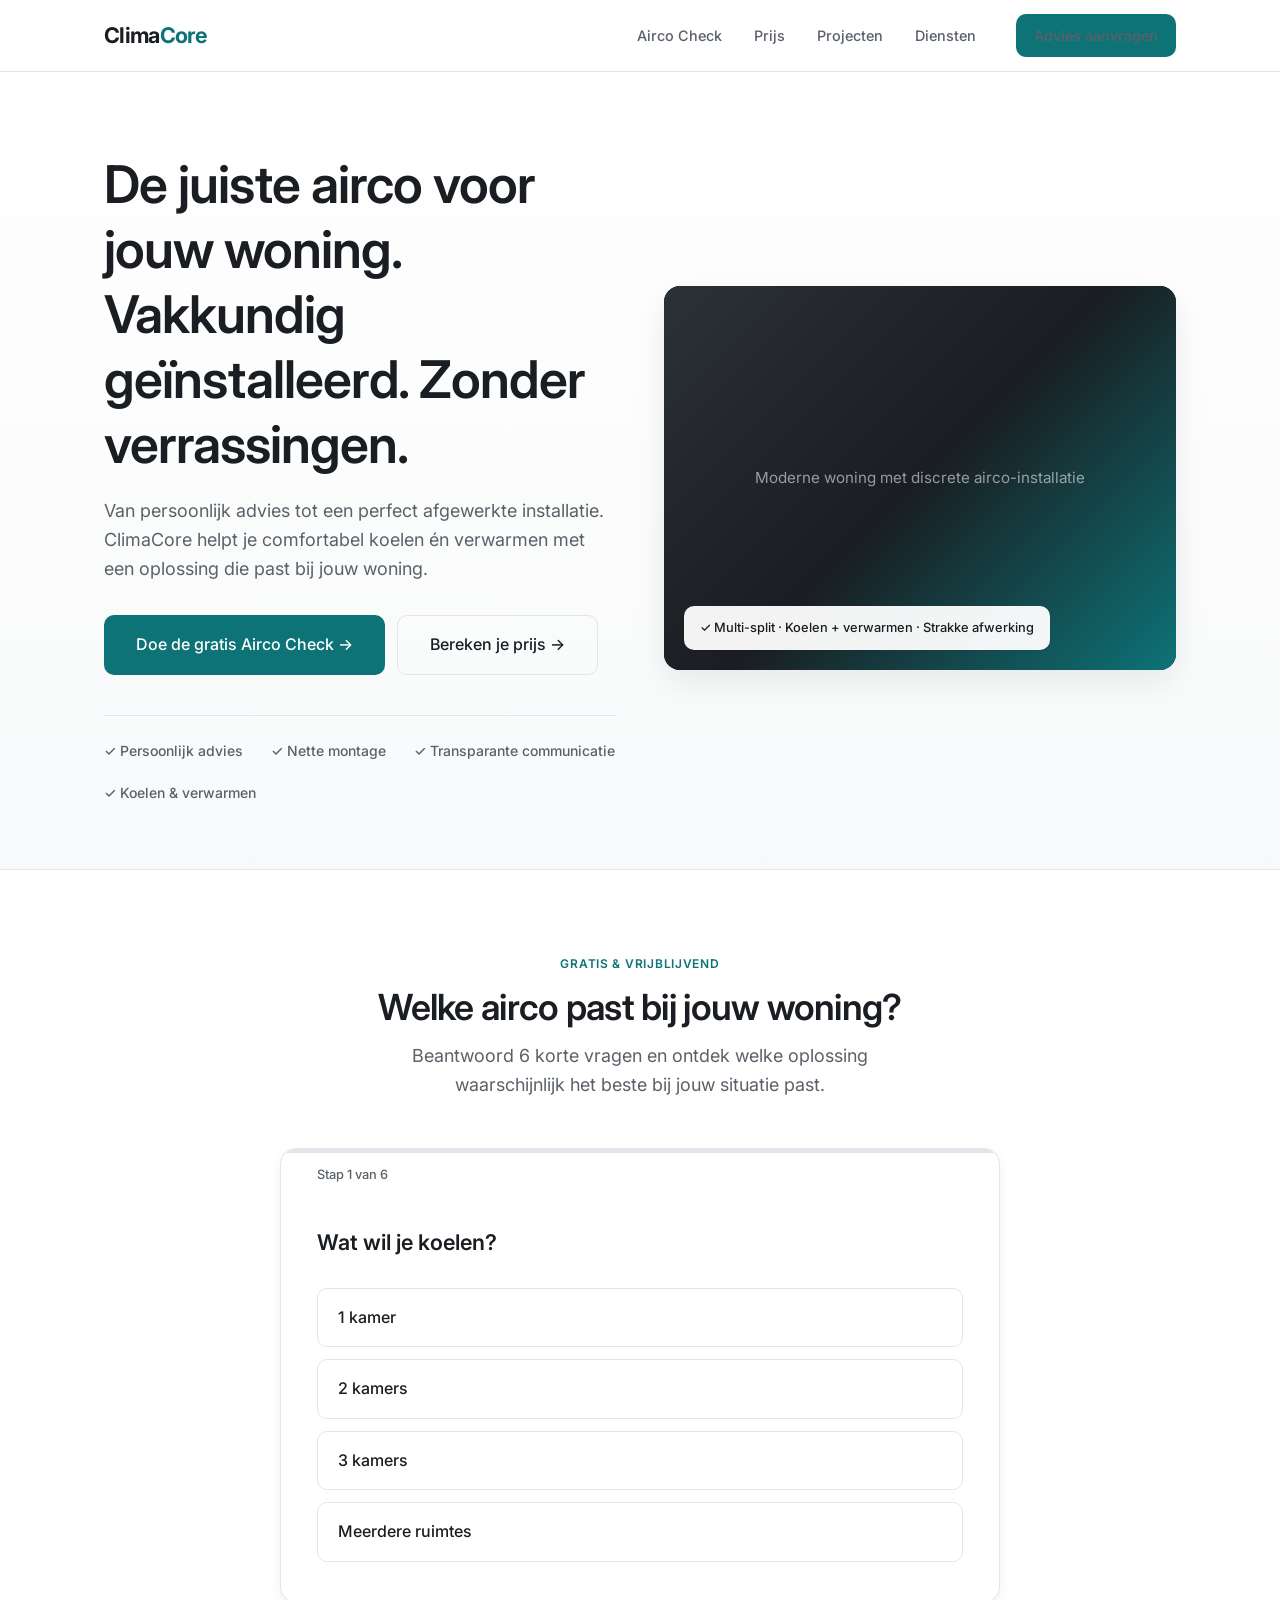
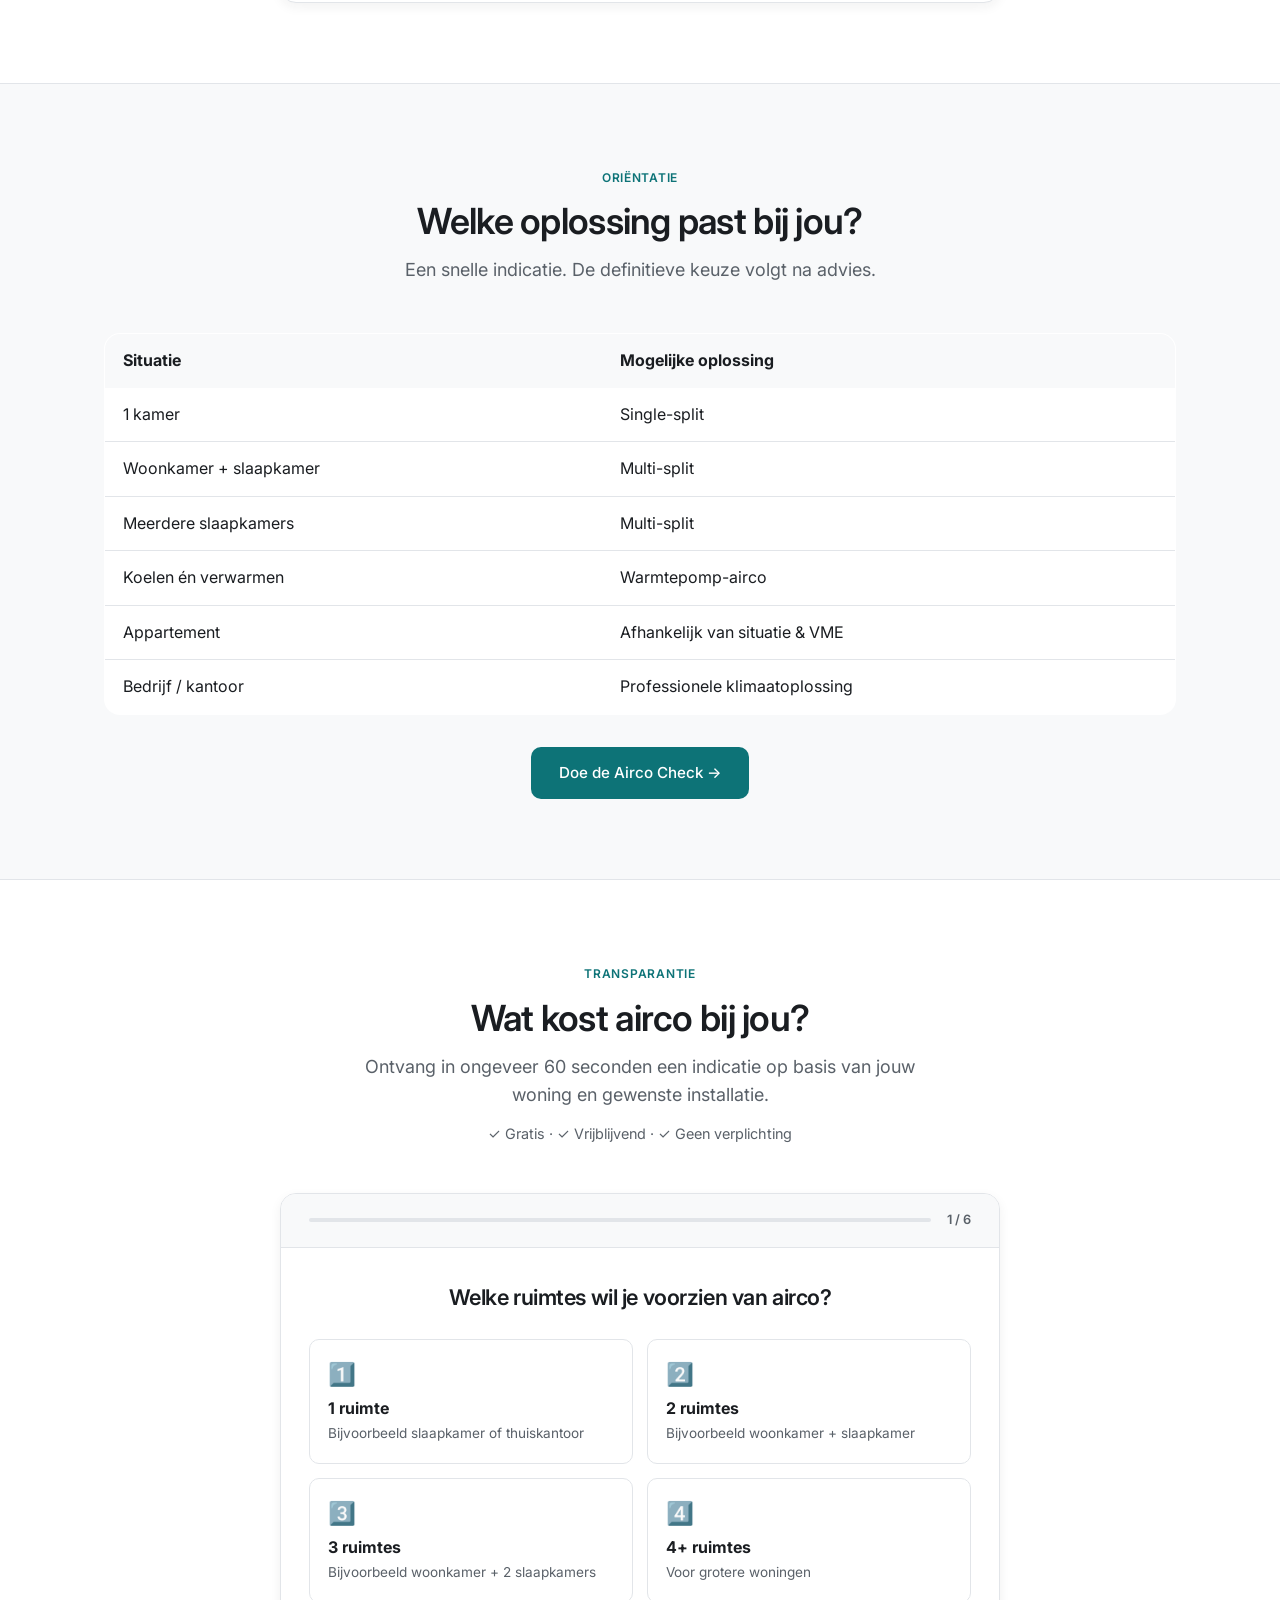
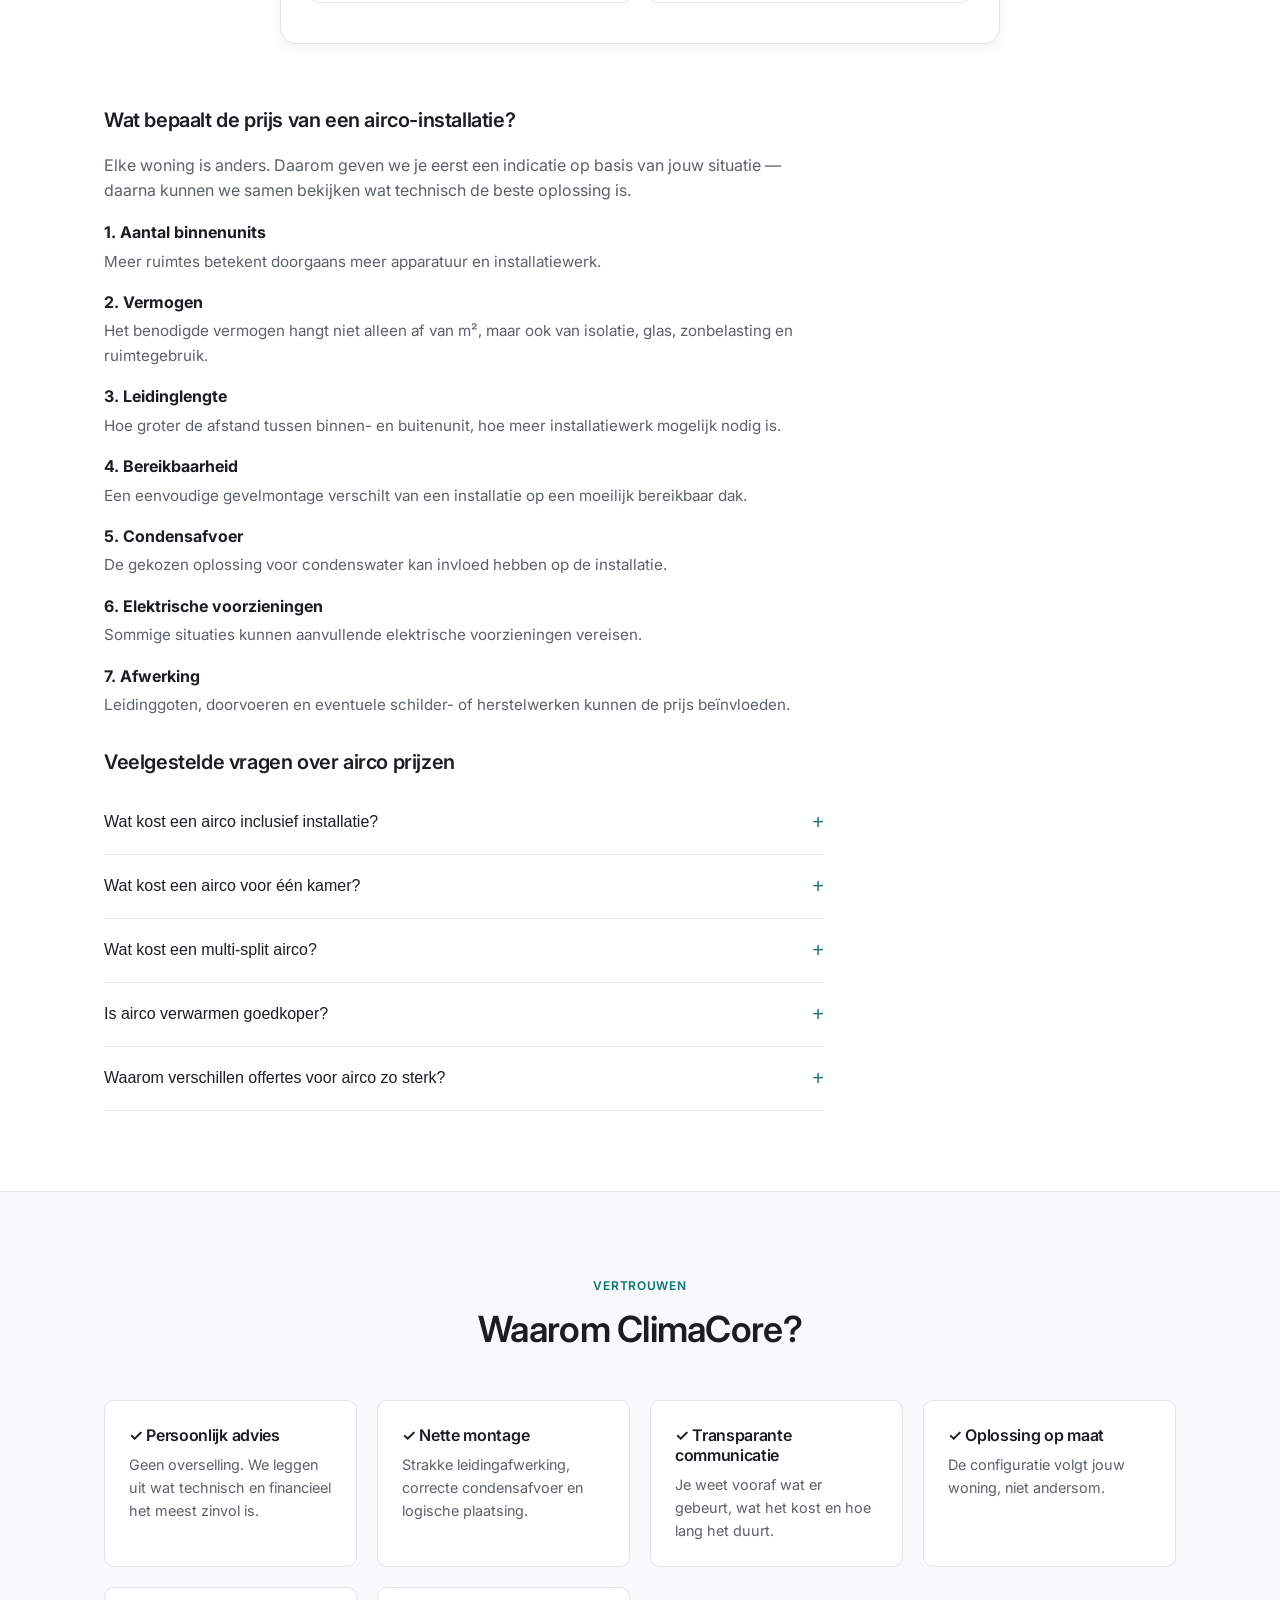
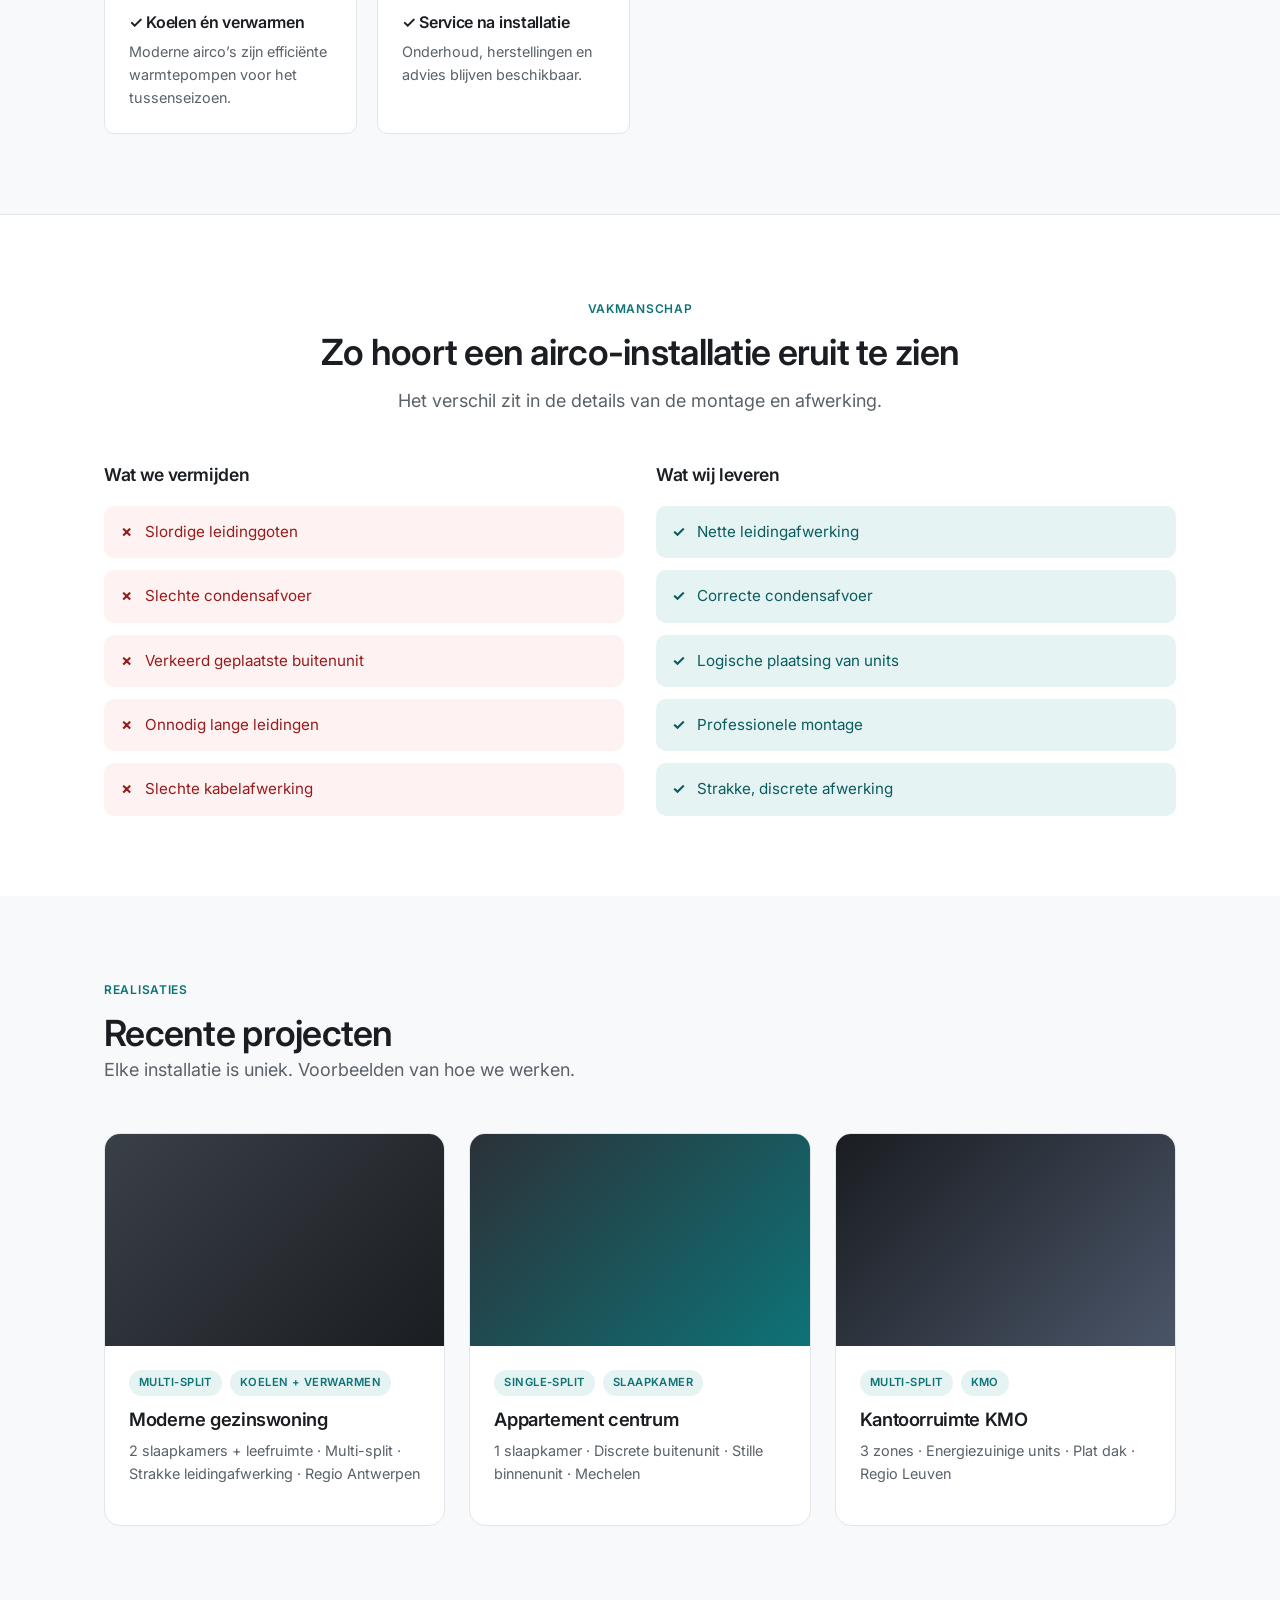
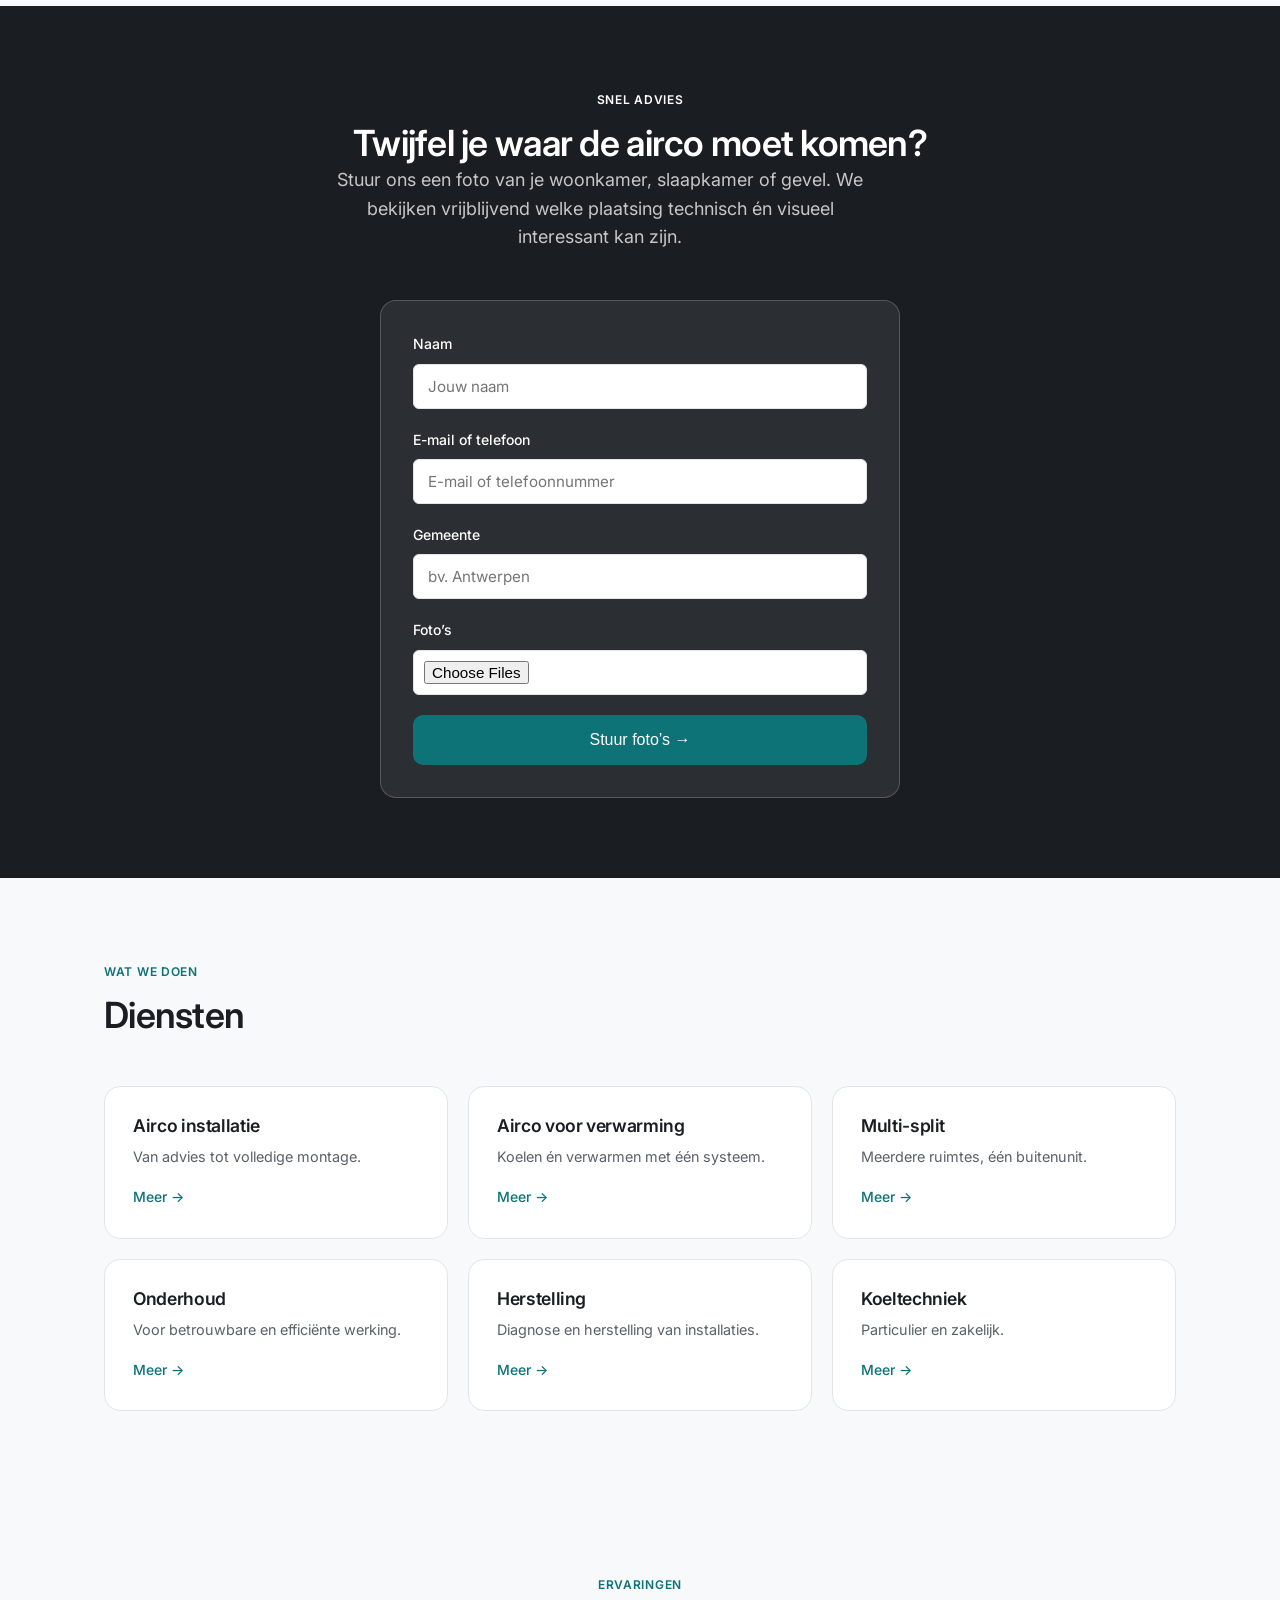
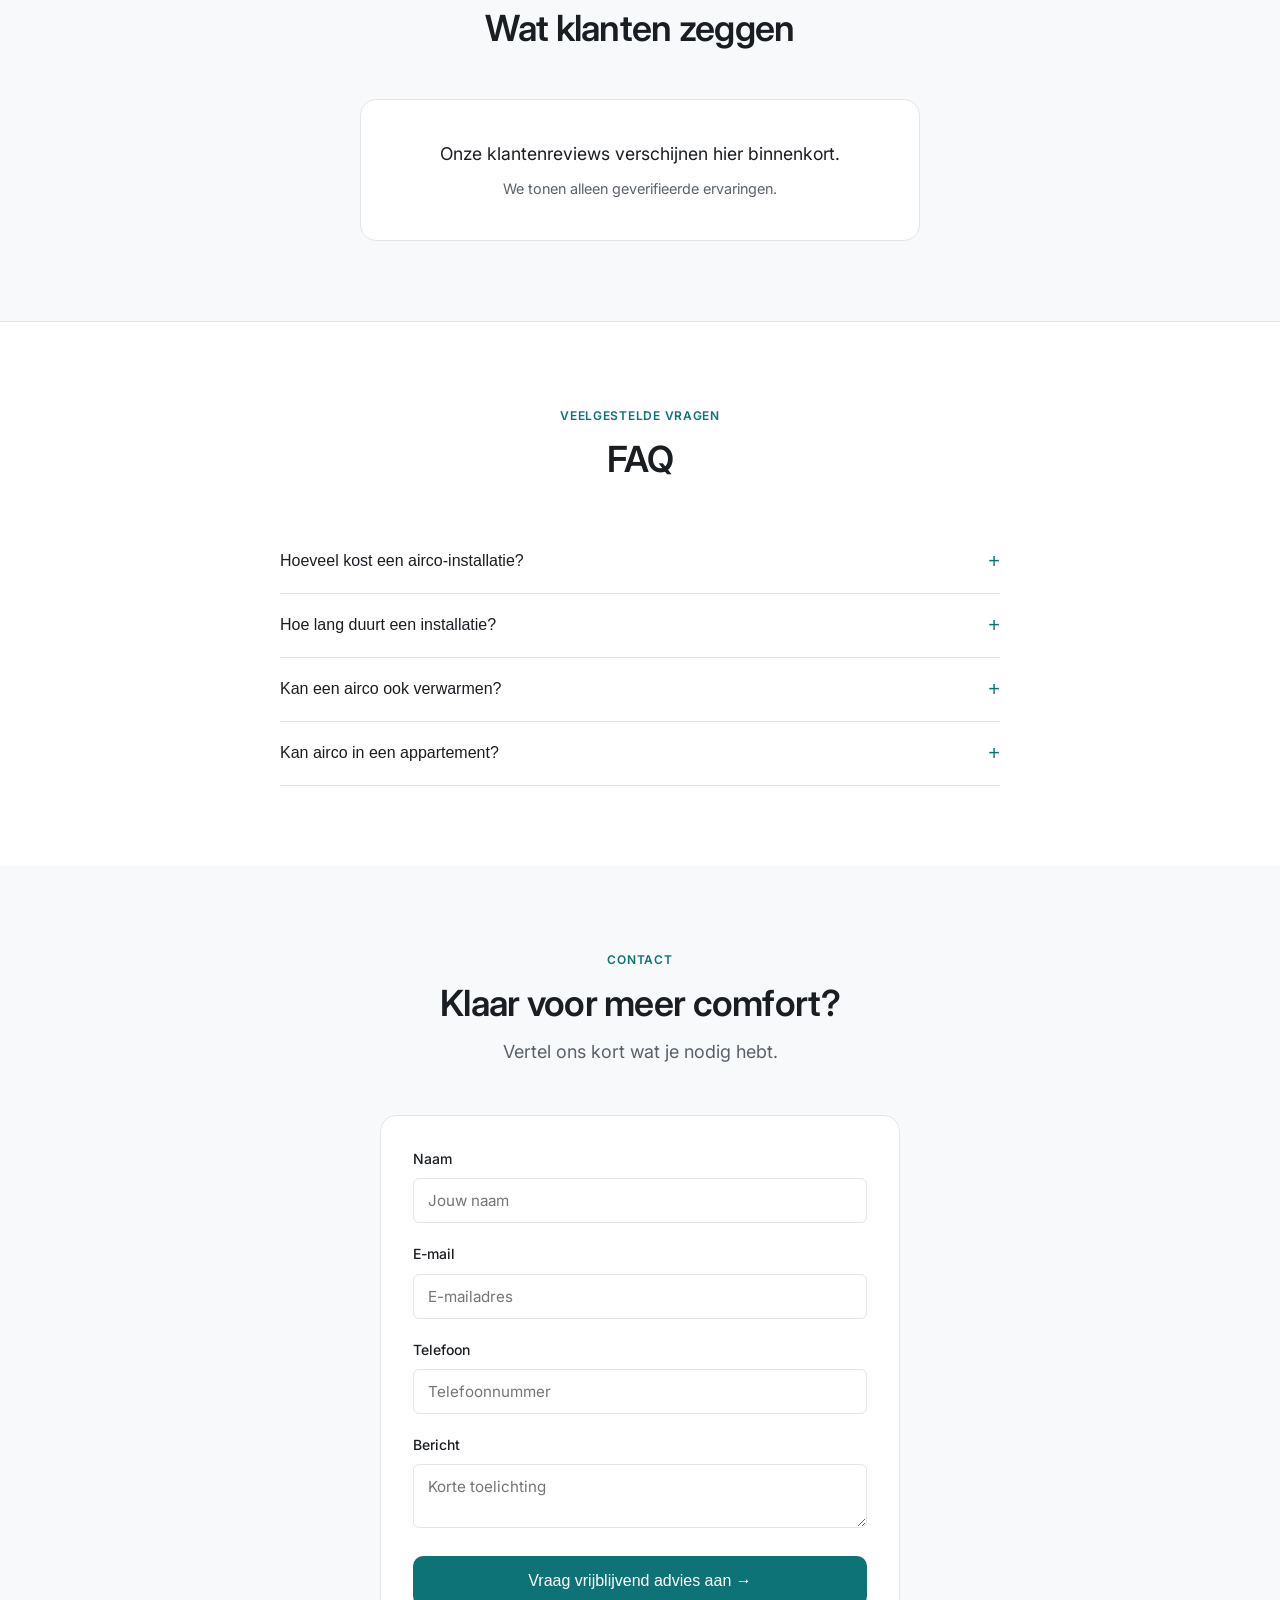
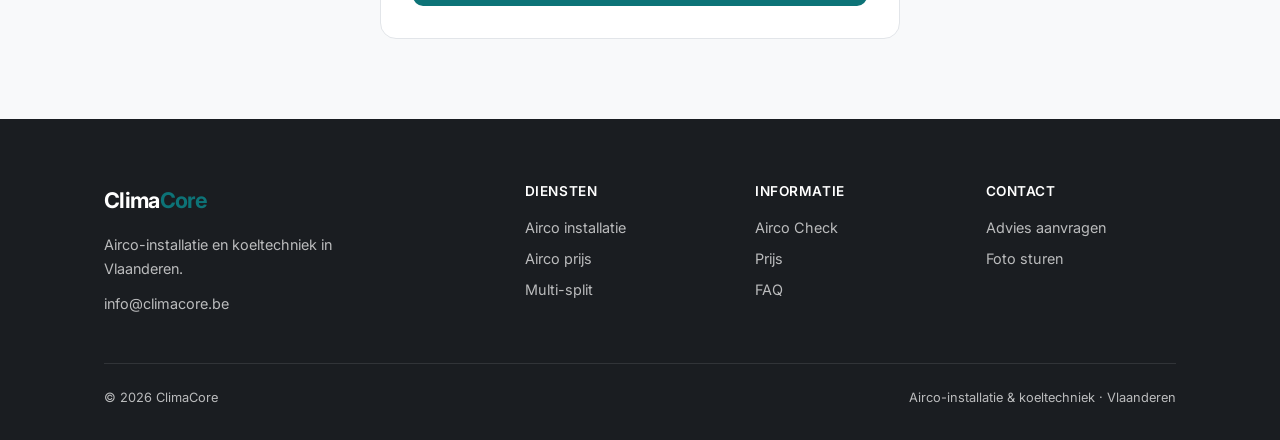
<file: index.html>
<!DOCTYPE html>
<html lang="nl-BE">
<head>
<meta charset="UTF-8">
<meta name="viewport" content="width=device-width, initial-scale=1.0">
<title>ClimaCore | Airco installatie & koeltechniek in Vlaanderen</title>
<meta name="description" content="Vakkundige airco-installatie voor woning, appartement en bedrijf in Vlaanderen. Transparante prijzen, nette montage en persoonlijk advies. Doe de gratis Airco Check.">
<link rel="canonical" href="https://climacore.be/">
<meta property="og:title" content="ClimaCore | De juiste airco voor jouw woning">
<meta property="og:description" content="Van persoonlijk advies tot een perfect afgewerkte installatie. Koelen én verwarmen.">
<link href="https://fonts.googleapis.com/css2?family=Inter:wght@400;500;600;700&display=swap" rel="stylesheet">
<link rel="stylesheet" href="css/styles.css">
<script type="application/ld+json">{"@context":"https://schema.org","@type":"LocalBusiness","name":"ClimaCore","description":"Airco-installatie en koeltechniek in Vlaanderen.","url":"https://climacore.be","email":"info@climacore.be","address":{"@type":"PostalAddress","addressCountry":"BE","addressRegion":"Vlaanderen"},"areaServed":"Vlaanderen","priceRange":"€€"}</script>
</head>
<body>
<header class="header"><div class="container header-inner">
<a href="/" class="logo">Clima<span>Core</span></a>
<nav class="nav">
<a href="#airco-check">Airco Check</a><a href="#prijs">Prijs</a><a href="#projecten">Projecten</a><a href="#diensten">Diensten</a>
<a href="#contact" class="btn btn-primary btn-sm nav-cta">Advies aanvragen</a>
</nav>
<button class="mobile-toggle" aria-label="Menu">☰</button>
</div></header>

<section class="hero"><div class="container hero-grid">
<div class="hero-content">
<h1>De juiste airco voor jouw woning.<br>Vakkundig geïnstalleerd. Zonder verrassingen.</h1>
<p class="lead">Van persoonlijk advies tot een perfect afgewerkte installatie. ClimaCore helpt je comfortabel koelen én verwarmen met een oplossing die past bij jouw woning.</p>
<div class="hero-ctas">
<a href="#airco-check" class="btn btn-primary btn-lg">Doe de gratis Airco Check →</a>
<a href="#prijs" class="btn btn-secondary btn-lg">Bereken je prijs →</a>
</div>
<div class="trust-bar">
<div class="trust-item">✓ Persoonlijk advies</div>
<div class="trust-item">✓ Nette montage</div>
<div class="trust-item">✓ Transparante communicatie</div>
<div class="trust-item">✓ Koelen & verwarmen</div>
</div></div>
<div class="hero-visual">
<div style="width:100%;height:100%;background:linear-gradient(135deg,#2c3138,#1a1d21 50%,#0d7377);display:flex;align-items:center;justify-content:center;color:rgba(255,255,255,.55);font-size:.95rem;text-align:center;padding:24px">Moderne woning met discrete airco-installatie</div>
<div class="hero-badge">✓ Multi-split · Koelen + verwarmen · Strakke afwerking</div>
</div></div></section>

<section class="section wizard-section" id="airco-check"><div class="container">
<div class="section-header center">
<span class="section-label">Gratis & vrijblijvend</span>
<h2>Welke airco past bij jouw woning?</h2>
<p class="lead" style="margin:12px auto 0">Beantwoord 6 korte vragen en ontdek welke oplossing waarschijnlijk het beste bij jouw situatie past.</p>
</div>
<div class="wizard-card">
<div class="wizard-progress"><div class="wizard-progress-bar"></div></div>
<div style="padding:12px 36px 0;font-size:.8rem;color:var(--color-text-muted);font-weight:500" class="wizard-step-label">Stap 1 van 6</div>
<div class="wizard-body">
<div class="wizard-step active" data-name="rooms"><p class="wizard-question">Wat wil je koelen?</p><div class="wizard-options">
<label class="wizard-option" data-value="1">1 kamer</label><label class="wizard-option" data-value="2">2 kamers</label>
<label class="wizard-option" data-value="3">3 kamers</label><label class="wizard-option" data-value="meerdere">Meerdere ruimtes</label>
</div></div>
<div class="wizard-step" data-name="size"><p class="wizard-question">Hoe groot is de belangrijkste ruimte?</p><div class="wizard-options">
<label class="wizard-option" data-value="<20">< 20 m²</label><label class="wizard-option" data-value="20-35">20–35 m²</label>
<label class="wizard-option" data-value="35-50">35–50 m²</label><label class="wizard-option" data-value="50+">50+ m²</label>
</div></div>
<div class="wizard-step" data-name="heat"><p class="wizard-question">Wil je de airco ook gebruiken als verwarming?</p><div class="wizard-options">
<label class="wizard-option" data-value="ja">Ja</label><label class="wizard-option" data-value="nee">Nee</label><label class="wizard-option" data-value="weet-niet">Ik weet het nog niet</label>
</div></div>
<div class="wizard-step" data-name="outside"><p class="wizard-question">Hoeveel buitenruimte heb je?</p><div class="wizard-options">
<label class="wizard-option" data-value="balkon">Balkon</label><label class="wizard-option" data-value="tuin">Tuin</label>
<label class="wizard-option" data-value="platdak">Plat dak</label><label class="wizard-option" data-value="andere">Andere situatie</label>
</div></div>
<div class="wizard-step" data-name="priority"><p class="wizard-question">Wat is belangrijk voor jou?</p><div class="wizard-options">
<label class="wizard-option" data-value="energie">Lage energiekosten</label><label class="wizard-option" data-value="stilte">Stilte</label>
<label class="wizard-option" data-value="design">Design</label><label class="wizard-option" data-value="beide">Verwarmen én koelen</label><label class="wizard-option" data-value="prijs">Prijs</label>
</div></div>
<div class="wizard-step" data-name="gemeente"><p class="wizard-question">In welke gemeente bevindt de installatie zich?</p>
<div class="form-group" style="margin-top:8px"><input type="text" placeholder="bv. Antwerpen, Mechelen, Leuven…" style="width:100%;padding:14px 16px;border:1.5px solid var(--color-border);border-radius:var(--radius-md);font-size:1rem"></div>
<div class="wizard-nav" style="border:none;padding-top:20px"><button class="btn btn-secondary" data-wizard-prev>← Terug</button><button class="btn btn-primary" data-wizard-next>Bekijk resultaat →</button></div></div>
<div class="wizard-step" id="wizard-result"><div class="wizard-result" id="wizard-result-content"></div></div>
</div></div></div></section>

<section class="section" id="oplossing"><div class="container">
<div class="section-header center"><span class="section-label">Oriëntatie</span><h2>Welke oplossing past bij jou?</h2>
<p class="lead" style="margin:12px auto 0">Een snelle indicatie. De definitieve keuze volgt na advies.</p></div>
<table class="compare-table" style="width:100%;border-collapse:collapse;margin:32px 0;background:var(--color-surface);border-radius:var(--radius-lg);overflow:hidden;border:1px solid var(--color-border)"><thead><tr><th style="padding:14px 18px;text-align:left;background:var(--color-bg)">Situatie</th><th style="padding:14px 18px;text-align:left;background:var(--color-bg)">Mogelijke oplossing</th></tr></thead><tbody>
<tr><td style="padding:14px 18px;border-bottom:1px solid var(--color-border)">1 kamer</td><td style="padding:14px 18px;border-bottom:1px solid var(--color-border)">Single-split</td></tr>
<tr><td style="padding:14px 18px;border-bottom:1px solid var(--color-border)">Woonkamer + slaapkamer</td><td style="padding:14px 18px;border-bottom:1px solid var(--color-border)">Multi-split</td></tr>
<tr><td style="padding:14px 18px;border-bottom:1px solid var(--color-border)">Meerdere slaapkamers</td><td style="padding:14px 18px;border-bottom:1px solid var(--color-border)">Multi-split</td></tr>
<tr><td style="padding:14px 18px;border-bottom:1px solid var(--color-border)">Koelen én verwarmen</td><td style="padding:14px 18px;border-bottom:1px solid var(--color-border)">Warmtepomp-airco</td></tr>
<tr><td style="padding:14px 18px;border-bottom:1px solid var(--color-border)">Appartement</td><td style="padding:14px 18px;border-bottom:1px solid var(--color-border)">Afhankelijk van situatie & VME</td></tr>
<tr><td style="padding:14px 18px">Bedrijf / kantoor</td><td style="padding:14px 18px">Professionele klimaatoplossing</td></tr>
</tbody></table>
<div style="text-align:center;margin-top:24px"><a href="#airco-check" class="btn btn-primary">Doe de Airco Check →</a></div>
</div></section>

<!-- ========== PREMIUM PRICE WIZARD ========== -->
<section class="section" id="prijs" style="background:var(--color-surface);border-top:1px solid var(--color-border);border-bottom:1px solid var(--color-border)">
<div class="container">
  <div class="section-header center">
    <span class="section-label">Transparantie</span>
    <h2>Wat kost airco bij jou?</h2>
    <p class="lead" style="margin:12px auto 0">Ontvang in ongeveer 60 seconden een indicatie op basis van jouw woning en gewenste installatie.</p>
    <p style="margin-top:12px;font-size:0.9rem;color:var(--color-text-muted)">✓ Gratis · ✓ Vrijblijvend · ✓ Geen verplichting</p>
  </div>

  <div class="price-wizard" id="price-wizard">
    <div class="pw-progress-wrap">
      <div class="pw-progress"><div class="pw-progress-bar" id="pw-bar"></div></div>
      <span class="pw-step-label" id="pw-label">1 / 6</span>
    </div>

    <div class="pw-step active" data-pw="1">
      <h3 class="pw-question">Welke ruimtes wil je voorzien van airco?</h3>
      <div class="pw-cards">
        <button type="button" class="pw-card" data-key="rooms" data-value="1"><span class="pw-icon">1️⃣</span><strong>1 ruimte</strong><span>Bijvoorbeeld slaapkamer of thuiskantoor</span></button>
        <button type="button" class="pw-card" data-key="rooms" data-value="2"><span class="pw-icon">2️⃣</span><strong>2 ruimtes</strong><span>Bijvoorbeeld woonkamer + slaapkamer</span></button>
        <button type="button" class="pw-card" data-key="rooms" data-value="3"><span class="pw-icon">3️⃣</span><strong>3 ruimtes</strong><span>Bijvoorbeeld woonkamer + 2 slaapkamers</span></button>
        <button type="button" class="pw-card" data-key="rooms" data-value="4+"><span class="pw-icon">4️⃣</span><strong>4+ ruimtes</strong><span>Voor grotere woningen</span></button>
      </div>
    </div>

    <div class="pw-step" data-pw="2">
      <h3 class="pw-question">Hoe groot is de belangrijkste ruimte?</h3>
      <div class="pw-cards pw-cards-compact">
        <button type="button" class="pw-card" data-key="size" data-value="<20"><strong>< 20 m²</strong></button>
        <button type="button" class="pw-card" data-key="size" data-value="20-35"><strong>20–35 m²</strong></button>
        <button type="button" class="pw-card" data-key="size" data-value="35-50"><strong>35–50 m²</strong></button>
        <button type="button" class="pw-card" data-key="size" data-value="50-75"><strong>50–75 m²</strong></button>
        <button type="button" class="pw-card" data-key="size" data-value="75+"><strong>75+ m²</strong></button>
      </div>
      <p class="pw-hint">De oppervlakte is één van de factoren die bepaalt welk vermogen nodig is. Ook isolatie, glasoppervlak, zonbelasting en gebruik spelen een rol.</p>
      <div class="pw-nav"><button type="button" class="btn btn-secondary" data-pw-prev>← Terug</button></div>
    </div>

    <div class="pw-step" data-pw="3">
      <h3 class="pw-question">Waarvoor wil je de airco gebruiken?</h3>
      <div class="pw-cards">
        <button type="button" class="pw-card" data-key="heat" data-value="cool"><span class="pw-icon">❄️</span><strong>Alleen koelen</strong></button>
        <button type="button" class="pw-card" data-key="heat" data-value="both"><span class="pw-icon">❄️🔥</span><strong>Koelen + verwarmen</strong></button>
        <button type="button" class="pw-card" data-key="heat" data-value="unknown"><span class="pw-icon">🤔</span><strong>Ik weet het nog niet</strong></button>
      </div>
      <p class="pw-hint" id="pw-heat-hint" style="display:none">Geen probleem. We bekijken tijdens het advies wat voor jouw woning interessant is.</p>
      <div class="pw-nav"><button type="button" class="btn btn-secondary" data-pw-prev>← Terug</button></div>
    </div>

    <div class="pw-step" data-pw="4">
      <h3 class="pw-question">Hoeveel binnenunits verwacht je?</h3>
      <div class="pw-cards pw-cards-compact">
        <button type="button" class="pw-card" data-key="units" data-value="1"><strong>1 binnenunit</strong></button>
        <button type="button" class="pw-card" data-key="units" data-value="2"><strong>2 binnenunits</strong></button>
        <button type="button" class="pw-card" data-key="units" data-value="3"><strong>3 binnenunits</strong></button>
        <button type="button" class="pw-card" data-key="units" data-value="4+"><strong>4+ binnenunits</strong></button>
      </div>
      <p class="pw-hint">Meerdere ruimtes? Dan kan een multi-split systeem interessant zijn: meerdere binnenunits gekoppeld aan één buitenunit.</p>
      <div class="pw-nav"><button type="button" class="btn btn-secondary" data-pw-prev>← Terug</button></div>
    </div>

    <div class="pw-step" data-pw="5">
      <h3 class="pw-question">Hoe eenvoudig is de plaatsing?</h3>
      <div class="pw-cards">
        <button type="button" class="pw-card" data-key="complexity" data-value="easy"><span class="pw-icon">🟢</span><strong>Eenvoudig</strong><span>Binnenunit dicht bij buitenmuur en buitenunit makkelijk bereikbaar</span></button>
        <button type="button" class="pw-card" data-key="complexity" data-value="medium"><span class="pw-icon">🟡</span><strong>Gemiddeld</strong><span>Enkele meters leiding of complexere route</span></button>
        <button type="button" class="pw-card" data-key="complexity" data-value="complex"><span class="pw-icon">🔴</span><strong>Complex</strong><span>Lange leidingroute, dak, moeilijke bereikbaarheid of meerdere verdiepingen</span></button>
        <button type="button" class="pw-card" data-key="complexity" data-value="unknown"><span class="pw-icon">❓</span><strong>Ik weet het niet</strong><span>We beoordelen dit op basis van foto’s of tijdens een plaatsbezoek</span></button>
      </div>
      <div class="pw-nav"><button type="button" class="btn btn-secondary" data-pw-prev>← Terug</button></div>
    </div>

    <div class="pw-step" data-pw="6">
      <h3 class="pw-question">Waar bevindt de installatie zich?</h3>
      <div class="form-group" style="max-width:360px;margin:0 auto 24px">
        <label for="pw-gemeente" style="display:block;margin-bottom:8px;font-weight:500">Gemeente of postcode</label>
        <input type="text" id="pw-gemeente" placeholder="bv. Antwerpen, 2000, Mechelen…" style="width:100%;padding:14px 16px;border:1.5px solid var(--color-border);border-radius:var(--radius-md);font-size:1rem">
      </div>
      <div class="pw-nav" style="justify-content:center;gap:12px">
        <button type="button" class="btn btn-secondary" data-pw-prev>← Terug</button>
        <button type="button" class="btn btn-primary btn-lg" id="pw-show-result">Bekijk mijn prijs →</button>
      </div>
    </div>

    <div class="pw-step" data-pw="result">
      <div class="pw-result">
        <p class="pw-result-label">Jouw indicatieve investering</p>
        <p class="pw-result-price" id="pw-price-range">€ – €</p>
        <p class="pw-result-demo-note">Demo-ranges ter illustratie · Configureerbaar voor echte prijzen</p>
        <div class="pw-summary" id="pw-summary"></div>
        <div class="pw-breakdown">
          <h4>Waar is deze indicatie op gebaseerd?</h4>
          <div class="pw-breakdown-grid" id="pw-breakdown"></div>
          <p class="disclaimer" style="margin-top:16px">Let op: dit is een indicatieve berekening. De definitieve prijs hangt onder andere af van de gekozen apparatuur, leidinglengte, bereikbaarheid, condensafvoer, elektrische voorzieningen en de exacte situatie ter plaatse.</p>
        </div>
        <div class="pw-next-actions">
          <p class="pw-next-title">Wil je weten of jouw woning geschikt is voor deze installatie?</p>
          <div style="display:flex;flex-wrap:wrap;gap:12px;justify-content:center;margin-bottom:28px">
            <a href="#foto" class="btn btn-secondary">📸 Foto uploaden</a>
            <button type="button" class="btn btn-primary" id="pw-show-lead">📅 Advies aanvragen</button>
          </div>
        </div>
        <div class="pw-lead" id="pw-lead" style="display:none">
          <h3>Wil je jouw persoonlijke prijsvoorstel ontvangen?</h3>
          <p style="color:var(--color-text-muted);margin-bottom:20px;font-size:0.95rem;text-align:center">Laat je gegevens achter en we bekijken jouw situatie persoonlijk. Geen automatische verkooppraatjes, maar een concreet advies op basis van jouw woning.</p>
          <form id="pw-lead-form" class="form-card" style="max-width:100%;box-shadow:none;border:1px solid var(--color-border)">
            <div style="display:grid;grid-template-columns:1fr 1fr;gap:12px">
              <div class="form-group"><label>Voornaam</label><input type="text" name="firstname" required placeholder="Voornaam"></div>
              <div class="form-group"><label>Achternaam</label><input type="text" name="lastname" required placeholder="Achternaam"></div>
            </div>
            <div class="form-group"><label>Telefoon</label><input type="tel" name="phone" required placeholder="Telefoonnummer"></div>
            <div class="form-group"><label>E-mail</label><input type="email" name="email" required placeholder="E-mailadres"></div>
            <div class="form-group"><label>Gemeente</label><input type="text" name="gemeente" id="pw-lead-gemeente" placeholder="Gemeente"></div>
            <div class="form-group"><label>Optioneel bericht</label><textarea name="message" placeholder="Korte toelichting…"></textarea></div>
            <div class="form-group">
              <label>📸 Nog nauwkeuriger advies? Upload een foto (optioneel)</label>
              <input type="file" name="photos" multiple accept="image/jpeg,image/png,image/webp">
              <p style="font-size:0.8rem;color:var(--color-text-muted);margin-top:6px">JPG, PNG of WEBP · Optioneel</p>
            </div>
            <p style="font-size:0.8rem;color:var(--color-text-muted);margin-bottom:16px">🔒 Je gegevens worden alleen gebruikt om je aanvraag te behandelen. Geen verplichting.</p>
            <button type="submit" class="btn btn-primary btn-lg" style="width:100%">Ontvang mijn persoonlijk advies →</button>
          </form>
          <div id="pw-lead-success" class="form-success hidden">
            <p style="font-size:1.2rem;margin-bottom:8px">Bedankt voor je aanvraag!</p>
            <p class="text-muted">We bekijken jouw configuratie en nemen zo snel mogelijk contact op.</p>
          </div>
        </div>
      </div>
    </div>
  </div>

  <div class="price-seo" style="margin-top:64px;max-width:720px">
    <h3 style="margin-bottom:20px">Wat bepaalt de prijs van een airco-installatie?</h3>
    <p style="color:var(--color-text-muted);margin-bottom:16px">Elke woning is anders. Daarom geven we je eerst een indicatie op basis van jouw situatie — daarna kunnen we samen bekijken wat technisch de beste oplossing is.</p>
    <div style="display:grid;gap:16px;margin-bottom:32px">
      <div><strong>1. Aantal binnenunits</strong><p style="color:var(--color-text-muted);font-size:0.95rem;margin-top:4px">Meer ruimtes betekent doorgaans meer apparatuur en installatiewerk.</p></div>
      <div><strong>2. Vermogen</strong><p style="color:var(--color-text-muted);font-size:0.95rem;margin-top:4px">Het benodigde vermogen hangt niet alleen af van m², maar ook van isolatie, glas, zonbelasting en ruimtegebruik.</p></div>
      <div><strong>3. Leidinglengte</strong><p style="color:var(--color-text-muted);font-size:0.95rem;margin-top:4px">Hoe groter de afstand tussen binnen- en buitenunit, hoe meer installatiewerk mogelijk nodig is.</p></div>
      <div><strong>4. Bereikbaarheid</strong><p style="color:var(--color-text-muted);font-size:0.95rem;margin-top:4px">Een eenvoudige gevelmontage verschilt van een installatie op een moeilijk bereikbaar dak.</p></div>
      <div><strong>5. Condensafvoer</strong><p style="color:var(--color-text-muted);font-size:0.95rem;margin-top:4px">De gekozen oplossing voor condenswater kan invloed hebben op de installatie.</p></div>
      <div><strong>6. Elektrische voorzieningen</strong><p style="color:var(--color-text-muted);font-size:0.95rem;margin-top:4px">Sommige situaties kunnen aanvullende elektrische voorzieningen vereisen.</p></div>
      <div><strong>7. Afwerking</strong><p style="color:var(--color-text-muted);font-size:0.95rem;margin-top:4px">Leidinggoten, doorvoeren en eventuele schilder- of herstelwerken kunnen de prijs beïnvloeden.</p></div>
    </div>
    <h3 style="margin-bottom:16px">Veelgestelde vragen over airco prijzen</h3>
    <div class="faq-list">
      <div class="faq-item"><button class="faq-question">Wat kost een airco inclusief installatie? <span class="faq-icon">+</span></button><div class="faq-answer">De totale investering hangt af van aantal units, vermogen, merk, leidinglengte, bereikbaarheid en afwerking. Via de calculator hierboven krijg je een eerste indicatie; een concrete offerte volgt na technische beoordeling.</div></div>
      <div class="faq-item"><button class="faq-question">Wat kost een airco voor één kamer? <span class="faq-icon">+</span></button><div class="faq-answer">Voor één ruimte (single-split) spelen oppervlakte, isolatie, type unit en de installatiesituatie een rol. De calculator geeft een range op basis van jouw antwoorden.</div></div>
      <div class="faq-item"><button class="faq-question">Wat kost een multi-split airco? <span class="faq-icon">+</span></button><div class="faq-answer">Multi-split hangt af van het aantal binnenunits, het vermogen per ruimte, de buitenunit en het leidingwerk.</div></div>
      <div class="faq-item"><button class="faq-question">Is airco verwarmen goedkoper? <span class="faq-icon">+</span></button><div class="faq-answer">Moderne airco’s als warmtepomp kunnen in het tussenseizoen efficiënt verwarmen. Of het goedkoper is hangt af van je huidige verwarming, isolatie, energieprijzen en gebruik. Er is geen garantie op besparing zonder concrete berekening.</div></div>
      <div class="faq-item"><button class="faq-question">Waarom verschillen offertes voor airco zo sterk? <span class="faq-icon">+</span></button><div class="faq-answer">Verschillen komen vaak door merk en type unit, dimensionering, leidinglengte, bereikbaarheid, condensafvoer, elektrische werken en de mate van afwerking.</div></div>
    </div>
  </div>
</div>
</section>

<section class="section"><div class="container">
<div class="section-header center"><span class="section-label">Vertrouwen</span><h2>Waarom ClimaCore?</h2></div>
<div class="why-grid">
<div class="why-item"><h3>✓ Persoonlijk advies</h3><p>Geen overselling. We leggen uit wat technisch en financieel het meest zinvol is.</p></div>
<div class="why-item"><h3>✓ Nette montage</h3><p>Strakke leidingafwerking, correcte condensafvoer en logische plaatsing.</p></div>
<div class="why-item"><h3>✓ Transparante communicatie</h3><p>Je weet vooraf wat er gebeurt, wat het kost en hoe lang het duurt.</p></div>
<div class="why-item"><h3>✓ Oplossing op maat</h3><p>De configuratie volgt jouw woning, niet andersom.</p></div>
<div class="why-item"><h3>✓ Koelen én verwarmen</h3><p>Moderne airco’s zijn efficiënte warmtepompen voor het tussenseizoen.</p></div>
<div class="why-item"><h3>✓ Service na installatie</h3><p>Onderhoud, herstellingen en advies blijven beschikbaar.</p></div>
</div></div></section>

<section class="section" id="keurmeester" style="background:var(--color-surface);border-top:1px solid var(--color-border)"><div class="container">
<div class="section-header center"><span class="section-label">Vakmanschap</span><h2>Zo hoort een airco-installatie eruit te zien</h2>
<p class="lead" style="margin:12px auto 0">Het verschil zit in de details van de montage en afwerking.</p></div>
<div class="keur-grid">
<div class="keur-col"><h3>Wat we vermijden</h3><ul class="keur-list keur-bad">
<li><span class="keur-icon">✗</span> Slordige leidinggoten</li><li><span class="keur-icon">✗</span> Slechte condensafvoer</li>
<li><span class="keur-icon">✗</span> Verkeerd geplaatste buitenunit</li><li><span class="keur-icon">✗</span> Onnodig lange leidingen</li><li><span class="keur-icon">✗</span> Slechte kabelafwerking</li>
</ul></div>
<div class="keur-col"><h3>Wat wij leveren</h3><ul class="keur-list keur-good">
<li><span class="keur-icon">✓</span> Nette leidingafwerking</li><li><span class="keur-icon">✓</span> Correcte condensafvoer</li>
<li><span class="keur-icon">✓</span> Logische plaatsing van units</li><li><span class="keur-icon">✓</span> Professionele montage</li><li><span class="keur-icon">✓</span> Strakke, discrete afwerking</li>
</ul></div></div></div></section>

<section class="section" id="projecten"><div class="container">
<div class="section-header"><span class="section-label">Realisaties</span><h2>Recente projecten</h2><p class="lead">Elke installatie is uniek. Voorbeelden van hoe we werken.</p></div>
<div class="projects-grid">
<article class="project-card"><div class="project-img"><div style="width:100%;height:100%;background:linear-gradient(135deg,#3a4048,#1a1d21)"></div></div>
<div class="project-body"><div class="project-meta"><span class="tag">Multi-split</span><span class="tag">Koelen + verwarmen</span></div>
<h3>Moderne gezinswoning</h3><p>2 slaapkamers + leefruimte · Multi-split · Strakke leidingafwerking · Regio Antwerpen</p></div></article>
<article class="project-card"><div class="project-img"><div style="width:100%;height:100%;background:linear-gradient(135deg,#2c3138,#0d7377)"></div></div>
<div class="project-body"><div class="project-meta"><span class="tag">Single-split</span><span class="tag">Slaapkamer</span></div>
<h3>Appartement centrum</h3><p>1 slaapkamer · Discrete buitenunit · Stille binnenunit · Mechelen</p></div></article>
<article class="project-card"><div class="project-img"><div style="width:100%;height:100%;background:linear-gradient(135deg,#1a1d21,#4a5568)"></div></div>
<div class="project-body"><div class="project-meta"><span class="tag">Multi-split</span><span class="tag">KMO</span></div>
<h3>Kantoorruimte KMO</h3><p>3 zones · Energiezuinige units · Plat dak · Regio Leuven</p></div></article>
</div></div></section>

<section class="section photo-section" id="foto"><div class="container">
<div class="section-header center"><span class="section-label">Snel advies</span><h2>Twijfel je waar de airco moet komen?</h2>
<p class="lead">Stuur ons een foto van je woonkamer, slaapkamer of gevel. We bekijken vrijblijvend welke plaatsing technisch én visueel interessant kan zijn.</p></div>
<div class="form-card" style="background:rgba(255,255,255,.08);border-color:rgba(255,255,255,.2)">
<form id="photo-form">
<div class="form-group"><label style="color:#fff">Naam</label><input type="text" name="name" required placeholder="Jouw naam" style="background:#fff"></div>
<div class="form-group"><label style="color:#fff">E-mail of telefoon</label><input type="text" name="contact" required placeholder="E-mail of telefoonnummer" style="background:#fff"></div>
<div class="form-group"><label style="color:#fff">Gemeente</label><input type="text" name="gemeente" placeholder="bv. Antwerpen" style="background:#fff"></div>
<div class="form-group"><label style="color:#fff">Foto’s</label><input type="file" name="photos" multiple accept="image/*" style="background:#fff;padding:10px"></div>
<button type="submit" class="btn btn-primary btn-lg" style="width:100%">Stuur foto’s →</button>
</form>
<div id="photo-success" class="form-success hidden" style="color:#fff"><p style="font-size:1.2rem;margin-bottom:8px">Bedankt!</p><p style="opacity:.85">We bekijken je foto’s en nemen zo snel mogelijk contact op.</p></div>
</div></div></section>

<section class="section" id="diensten"><div class="container">
<div class="section-header"><span class="section-label">Wat we doen</span><h2>Diensten</h2></div>
<div class="services-grid">
<div class="service-card"><h3>Airco installatie</h3><p>Van advies tot volledige montage.</p><a href="pages/airco-installatie.html" class="service-link">Meer →</a></div>
<div class="service-card"><h3>Airco voor verwarming</h3><p>Koelen én verwarmen met één systeem.</p><a href="#" class="service-link">Meer →</a></div>
<div class="service-card"><h3>Multi-split</h3><p>Meerdere ruimtes, één buitenunit.</p><a href="#" class="service-link">Meer →</a></div>
<div class="service-card"><h3>Onderhoud</h3><p>Voor betrouwbare en efficiënte werking.</p><a href="#" class="service-link">Meer →</a></div>
<div class="service-card"><h3>Herstelling</h3><p>Diagnose en herstelling van installaties.</p><a href="#" class="service-link">Meer →</a></div>
<div class="service-card"><h3>Koeltechniek</h3><p>Particulier en zakelijk.</p><a href="#" class="service-link">Meer →</a></div>
</div></div></section>

<section class="section" id="reviews"><div class="container">
<div class="section-header center"><span class="section-label">Ervaringen</span><h2>Wat klanten zeggen</h2></div>
<div style="text-align:center;padding:40px 20px;background:var(--color-surface);border:1px solid var(--color-border);border-radius:var(--radius-lg);max-width:560px;margin:0 auto">
<p style="font-size:1.1rem;margin-bottom:8px">Onze klantenreviews verschijnen hier binnenkort.</p>
<p class="text-muted" style="font-size:.9rem">We tonen alleen geverifieerde ervaringen.</p>
</div></div></section>

<section class="section" style="background:var(--color-surface);border-top:1px solid var(--color-border)" id="faq"><div class="container">
<div class="section-header center"><span class="section-label">Veelgestelde vragen</span><h2>FAQ</h2></div>
<div class="faq-list">
<div class="faq-item"><button class="faq-question">Hoeveel kost een airco-installatie? <span class="faq-icon">+</span></button><div class="faq-answer">De prijs hangt af van aantal units, vermogen, leidinglengte, bereikbaarheid en afwerking. Gebruik de prijsconfigurator hierboven voor een eerste indicatie.</div></div>
<div class="faq-item"><button class="faq-question">Hoe lang duurt een installatie? <span class="faq-icon">+</span></button><div class="faq-answer">Een standaard single-split is vaak op één dag klaar. Multi-split systemen nemen doorgaans één tot twee dagen in beslag.</div></div>
<div class="faq-item"><button class="faq-question">Kan een airco ook verwarmen? <span class="faq-icon">+</span></button><div class="faq-answer">Ja. Moderne airco’s zijn omkeerbare warmtepompen.</div></div>
<div class="faq-item"><button class="faq-question">Kan airco in een appartement? <span class="faq-icon">+</span></button><div class="faq-answer">Vaak wel, maar je hebt meestal toestemming van de syndicus of VME nodig.</div></div>
</div></div></section>

<section class="section" id="contact"><div class="container">
<div class="section-header center"><span class="section-label">Contact</span><h2>Klaar voor meer comfort?</h2>
<p class="lead" style="margin:12px auto 0">Vertel ons kort wat je nodig hebt.</p></div>
<div class="form-card"><form id="contact-form">
<div class="form-group"><label>Naam</label><input type="text" name="name" required placeholder="Jouw naam"></div>
<div class="form-group"><label>E-mail</label><input type="email" name="email" required placeholder="E-mailadres"></div>
<div class="form-group"><label>Telefoon</label><input type="tel" name="phone" placeholder="Telefoonnummer"></div>
<div class="form-group"><label>Bericht</label><textarea name="message" placeholder="Korte toelichting"></textarea></div>
<button type="submit" class="btn btn-primary btn-lg" style="width:100%">Vraag vrijblijvend advies aan →</button>
</form>
<div id="contact-success" class="form-success hidden"><p style="font-size:1.2rem;margin-bottom:8px">Bedankt!</p><p class="text-muted">We nemen zo snel mogelijk contact op.</p></div>
</div></div></section>

<footer class="footer"><div class="container">
<div class="footer-grid">
<div><div class="logo" style="color:#fff;margin-bottom:16px">Clima<span style="color:var(--color-accent)">Core</span></div>
<p style="margin-bottom:12px;max-width:280px">Airco-installatie en koeltechniek in Vlaanderen.</p>
<p>info@climacore.be</p></div>
<div><h4>Diensten</h4><a href="pages/airco-installatie.html">Airco installatie</a><a href="#prijs">Airco prijs</a><a href="#">Multi-split</a></div>
<div><h4>Informatie</h4><a href="#airco-check">Airco Check</a><a href="#prijs">Prijs</a><a href="#faq">FAQ</a></div>
<div><h4>Contact</h4><a href="#contact">Advies aanvragen</a><a href="#foto">Foto sturen</a></div>
</div>
<div class="footer-bottom"><span>© 2026 ClimaCore</span><span>Airco-installatie & koeltechniek · Vlaanderen</span></div>
</div></footer>

<div class="sticky-mobile"><div class="sticky-mobile-inner">
<a href="#contact" class="btn btn-secondary">📞 Bel</a>
<a href="#prijs" class="btn btn-secondary">💶 Prijs</a>
<a href="#foto" class="btn btn-primary">📸 Foto</a>
</div></div>

<script src="js/main.js"></script>
</body>
</html>
</file>
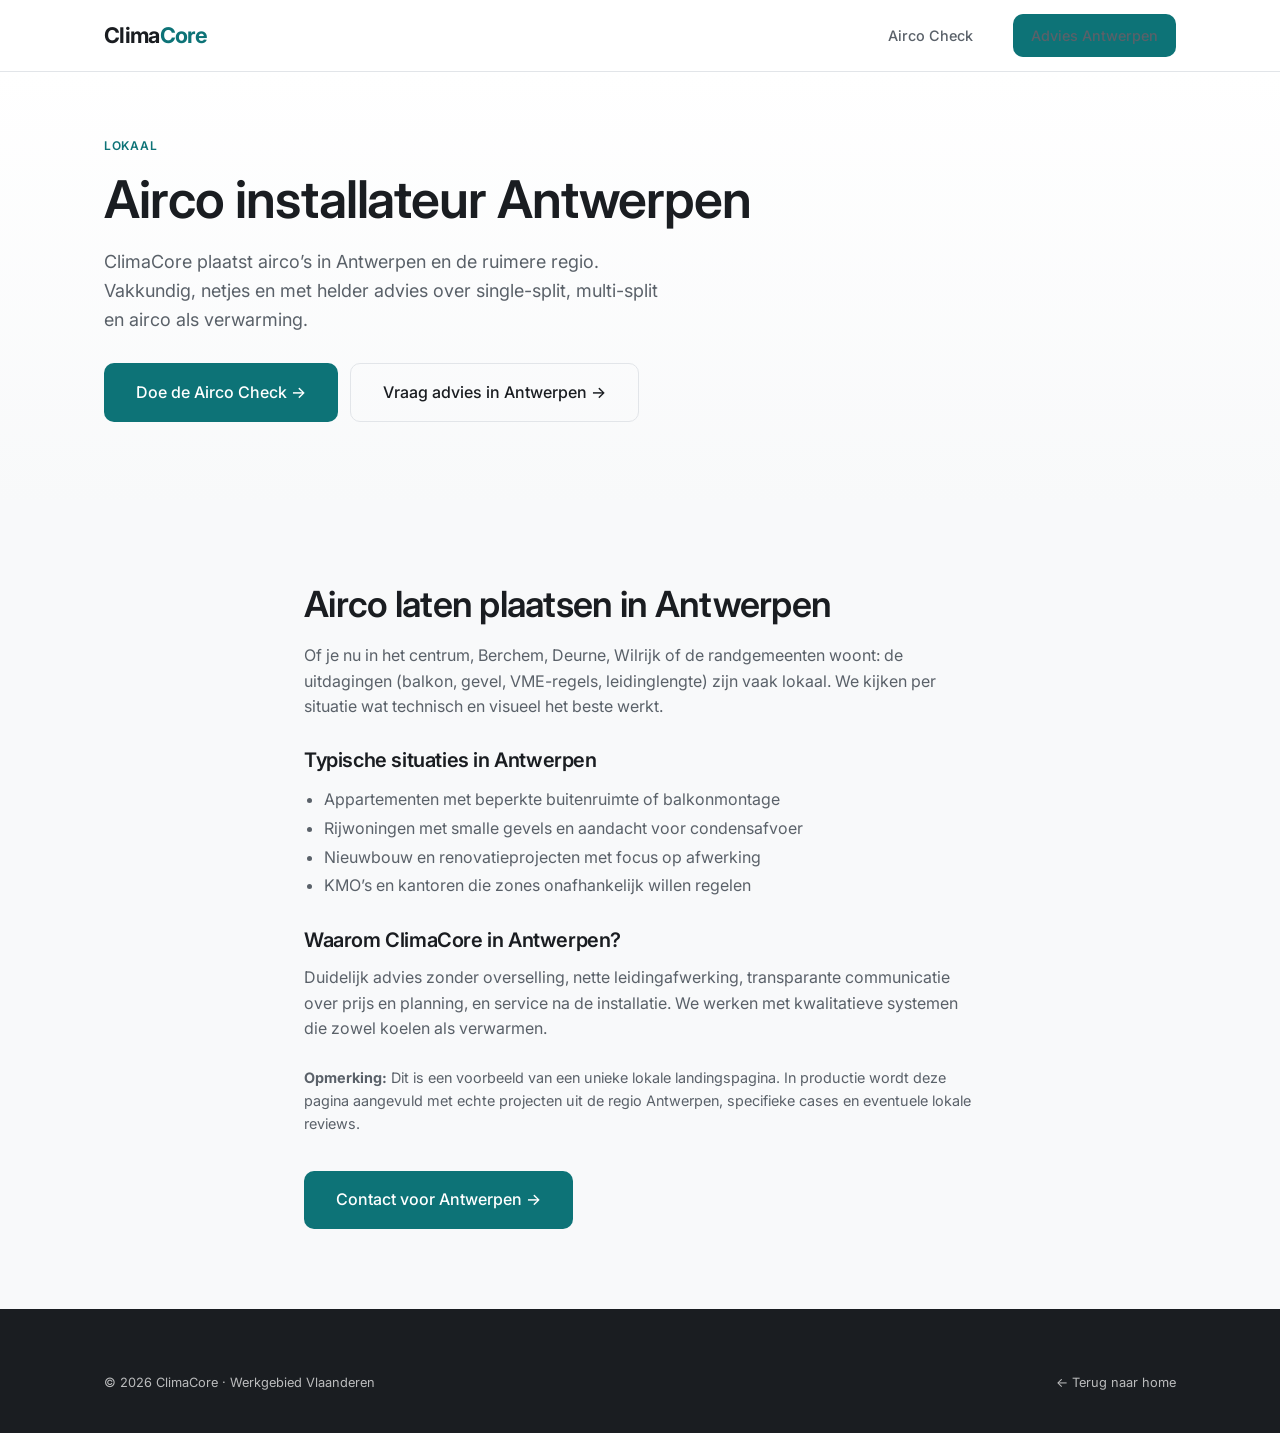
<file: pages/airco-installateur-antwerpen.html>
<!DOCTYPE html>
<html lang="nl-BE">
<head>
  <meta charset="UTF-8">
  <meta name="viewport" content="width=device-width, initial-scale=1.0">
  <title>Airco installateur Antwerpen | ClimaCore</title>
  <meta name="description" content="Op zoek naar een betrouwbare airco installateur in Antwerpen en omstreken? ClimaCore: nette montage, transparante prijzen en persoonlijk advies.">
  <link rel="canonical" href="https://climacore.be/airco-installateur-antwerpen/">
  <link href="https://fonts.googleapis.com/css2?family=Inter:wght@400;500;600;700&display=swap" rel="stylesheet">
  <link rel="stylesheet" href="../css/styles.css">
</head>
<body>
  <header class="header">
    <div class="container header-inner">
      <a href="../index.html" class="logo">Clima<span>Core</span></a>
      <nav class="nav">
        <a href="../index.html#airco-check">Airco Check</a>
        <a href="../index.html#contact" class="btn btn-primary btn-sm nav-cta">Advies Antwerpen</a>
      </nav>
    </div>
  </header>

  <section class="hero" style="padding:60px 0 40px">
    <div class="container">
      <span class="section-label">Lokaal</span>
      <h1>Airco installateur Antwerpen</h1>
      <p class="lead" style="margin-top:16px">ClimaCore plaatst airco’s in Antwerpen en de ruimere regio. Vakkundig, netjes en met helder advies over single-split, multi-split en airco als verwarming.</p>
      <div class="hero-ctas" style="margin-top:28px">
        <a href="../index.html#airco-check" class="btn btn-primary btn-lg">Doe de Airco Check →</a>
        <a href="../index.html#contact" class="btn btn-secondary btn-lg">Vraag advies in Antwerpen →</a>
      </div>
    </div>
  </section>

  <section class="section">
    <div class="container" style="max-width:720px">
      <h2>Airco laten plaatsen in Antwerpen</h2>
      <p style="margin:16px 0;color:var(--color-text-muted)">
        Of je nu in het centrum, Berchem, Deurne, Wilrijk of de randgemeenten woont: de uitdagingen (balkon, gevel, VME-regels, leidinglengte) zijn vaak lokaal. We kijken per situatie wat technisch en visueel het beste werkt.
      </p>

      <h3 style="margin-top:28px">Typische situaties in Antwerpen</h3>
      <ul style="margin:12px 0 0 20px;color:var(--color-text-muted);line-height:1.8">
        <li>Appartementen met beperkte buitenruimte of balkonmontage</li>
        <li>Rijwoningen met smalle gevels en aandacht voor condensafvoer</li>
        <li>Nieuwbouw en renovatieprojecten met focus op afwerking</li>
        <li>KMO’s en kantoren die zones onafhankelijk willen regelen</li>
      </ul>

      <h3 style="margin-top:28px">Waarom ClimaCore in Antwerpen?</h3>
      <p style="margin:12px 0;color:var(--color-text-muted)">
        Duidelijk advies zonder overselling, nette leidingafwerking, transparante communicatie over prijs en planning, en service na de installatie. We werken met kwalitatieve systemen die zowel koelen als verwarmen.
      </p>

      <p style="margin:24px 0;color:var(--color-text-muted);font-size:0.9rem">
        <strong>Opmerking:</strong> Dit is een voorbeeld van een unieke lokale landingspagina. In productie wordt deze pagina aangevuld met echte projecten uit de regio Antwerpen, specifieke cases en eventuele lokale reviews.
      </p>

      <div style="margin-top:36px">
        <a href="../index.html#contact" class="btn btn-primary btn-lg">Contact voor Antwerpen →</a>
      </div>
    </div>
  </section>

  <footer class="footer">
    <div class="container">
      <div class="footer-bottom" style="border:none;padding:0">
        <span>© 2026 ClimaCore · Werkgebied Vlaanderen</span>
        <a href="../index.html" style="color:rgba(255,255,255,0.7)">← Terug naar home</a>
      </div>
    </div>
  </footer>
</body>
</html>
</file>
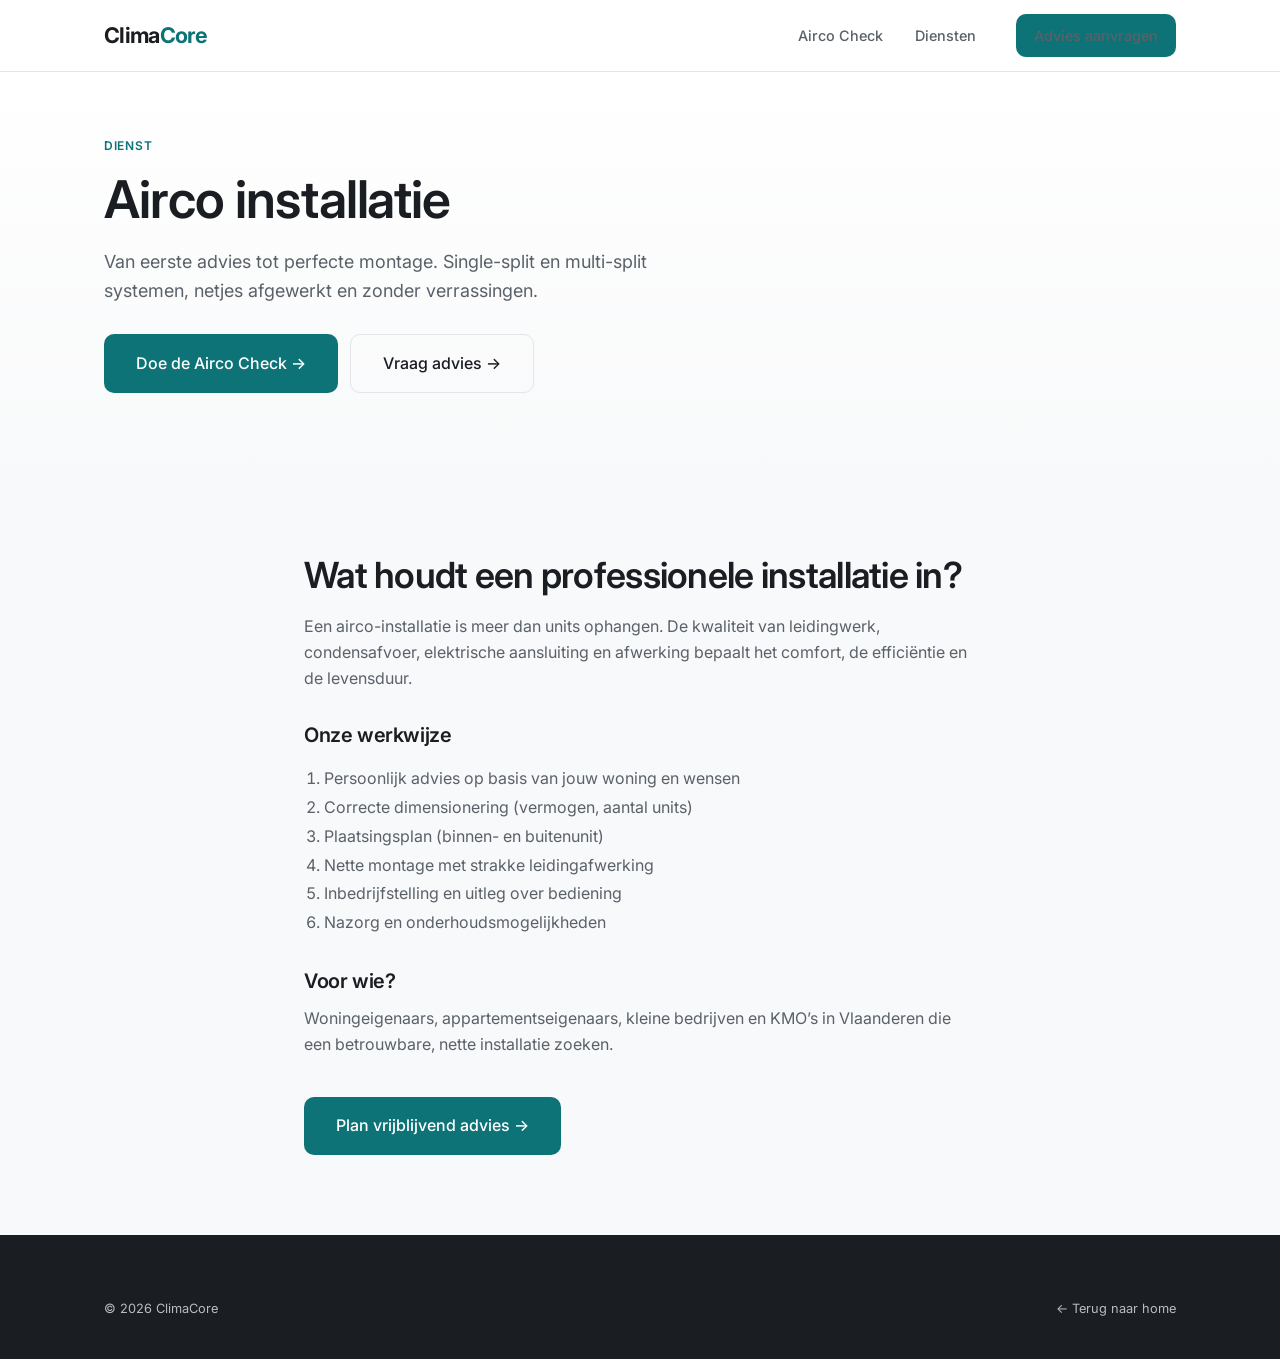
<file: pages/airco-installatie.html>
<!DOCTYPE html>
<html lang="nl-BE">
<head>
  <meta charset="UTF-8">
  <meta name="viewport" content="width=device-width, initial-scale=1.0">
  <title>Airco installatie | Vakkundig geplaatst – ClimaCore</title>
  <meta name="description" content="Professionele airco-installatie voor woning, appartement en KMO in Vlaanderen. Van advies tot nette montage. Vraag vrijblijvend advies.">
  <link rel="canonical" href="https://climacore.be/airco-installatie/">
  <link href="https://fonts.googleapis.com/css2?family=Inter:wght@400;500;600;700&display=swap" rel="stylesheet">
  <link rel="stylesheet" href="../css/styles.css">
</head>
<body>
  <header class="header">
    <div class="container header-inner">
      <a href="../index.html" class="logo">Clima<span>Core</span></a>
      <nav class="nav">
        <a href="../index.html#airco-check">Airco Check</a>
        <a href="../index.html#diensten">Diensten</a>
        <a href="../index.html#contact" class="btn btn-primary btn-sm nav-cta">Advies aanvragen</a>
      </nav>
    </div>
  </header>

  <section class="hero" style="padding:60px 0 40px">
    <div class="container">
      <span class="section-label">Dienst</span>
      <h1>Airco installatie</h1>
      <p class="lead" style="margin-top:16px">Van eerste advies tot perfecte montage. Single-split en multi-split systemen, netjes afgewerkt en zonder verrassingen.</p>
      <div class="hero-ctas" style="margin-top:28px">
        <a href="../index.html#airco-check" class="btn btn-primary btn-lg">Doe de Airco Check →</a>
        <a href="../index.html#contact" class="btn btn-secondary btn-lg">Vraag advies →</a>
      </div>
    </div>
  </section>

  <section class="section">
    <div class="container" style="max-width:720px">
      <h2>Wat houdt een professionele installatie in?</h2>
      <p style="margin:16px 0;color:var(--color-text-muted)">Een airco-installatie is meer dan units ophangen. De kwaliteit van leidingwerk, condensafvoer, elektrische aansluiting en afwerking bepaalt het comfort, de efficiëntie en de levensduur.</p>

      <h3 style="margin-top:32px">Onze werkwijze</h3>
      <ol style="margin:16px 0 0 20px;color:var(--color-text-muted);line-height:1.8">
        <li>Persoonlijk advies op basis van jouw woning en wensen</li>
        <li>Correcte dimensionering (vermogen, aantal units)</li>
        <li>Plaatsingsplan (binnen- en buitenunit)</li>
        <li>Nette montage met strakke leidingafwerking</li>
        <li>Inbedrijfstelling en uitleg over bediening</li>
        <li>Nazorg en onderhoudsmogelijkheden</li>
      </ol>

      <h3 style="margin-top:32px">Voor wie?</h3>
      <p style="margin:12px 0;color:var(--color-text-muted)">Woningeigenaars, appartementseigenaars, kleine bedrijven en KMO’s in Vlaanderen die een betrouwbare, nette installatie zoeken.</p>

      <div style="margin-top:40px">
        <a href="../index.html#contact" class="btn btn-primary btn-lg">Plan vrijblijvend advies →</a>
      </div>
    </div>
  </section>

  <footer class="footer">
    <div class="container">
      <div class="footer-bottom" style="border:none;padding:0">
        <span>© 2026 ClimaCore</span>
        <a href="../index.html" style="color:rgba(255,255,255,0.7)">← Terug naar home</a>
      </div>
    </div>
  </footer>
</body>
</html>
</file>
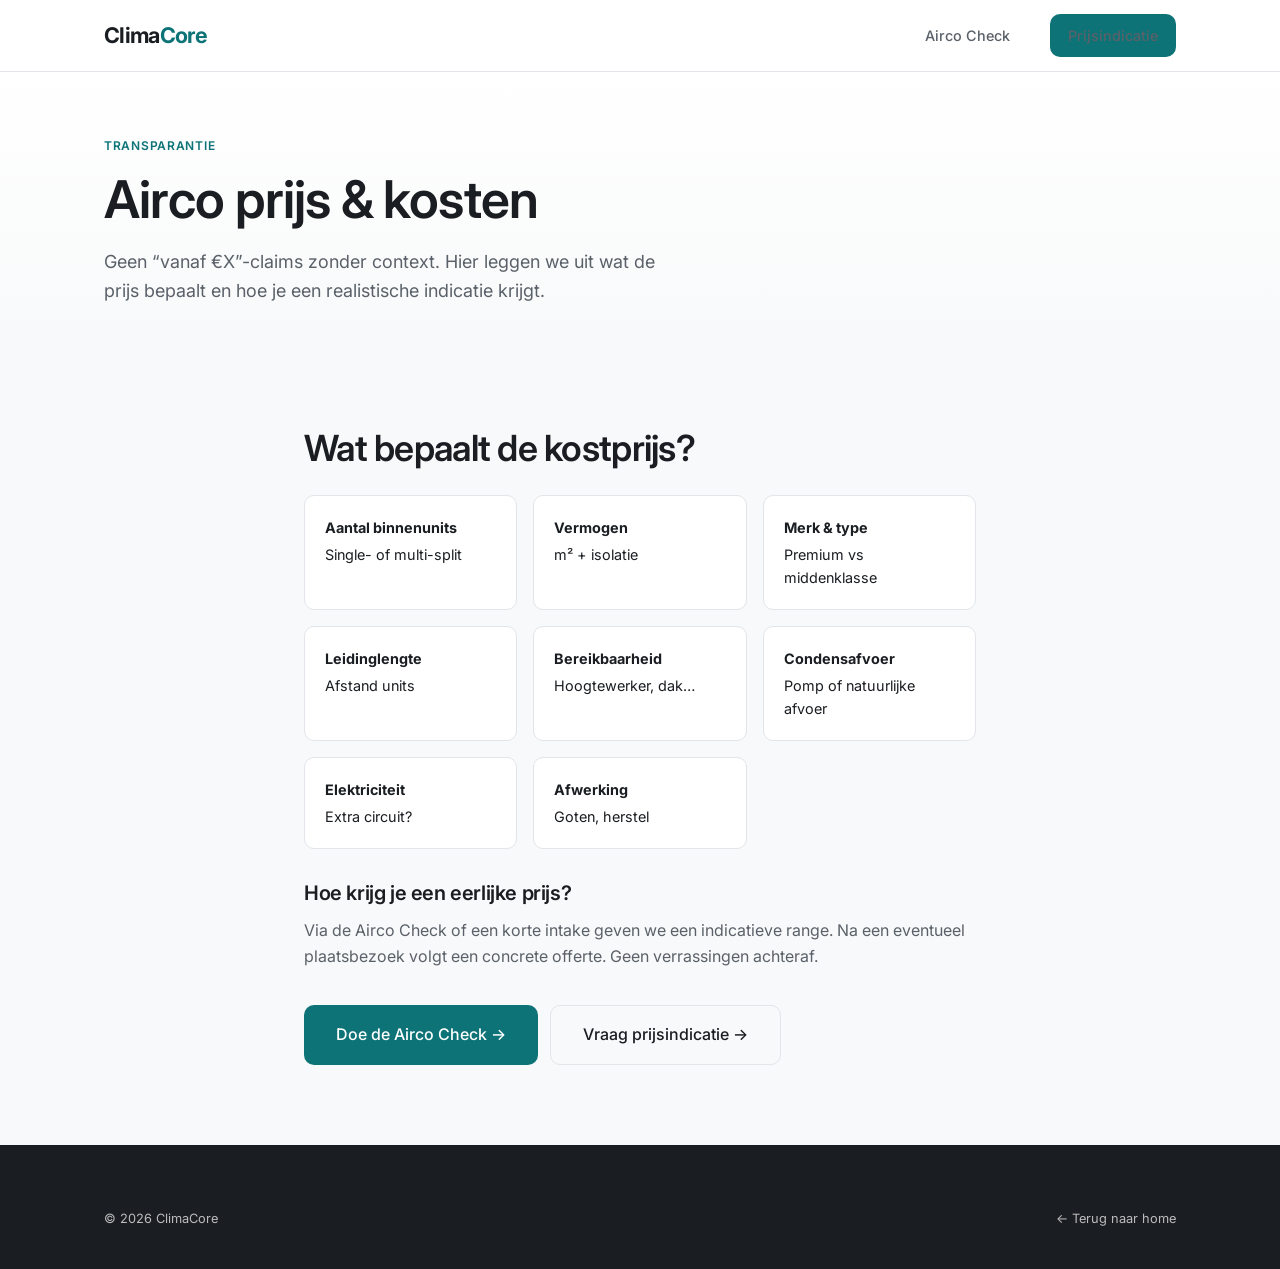
<file: pages/airco-prijs.html>
<!DOCTYPE html>
<html lang="nl-BE">
<head>
  <meta charset="UTF-8">
  <meta name="viewport" content="width=device-width, initial-scale=1.0">
  <title>Airco prijs & kosten | Transparante indicatie – ClimaCore</title>
  <meta name="description" content="Wat kost een airco inclusief installatie? Transparante uitleg over prijsfactoren. Geen verborgen kosten. Vraag een indicatieve prijs bij ClimaCore.">
  <link rel="canonical" href="https://climacore.be/airco-prijs/">
  <link href="https://fonts.googleapis.com/css2?family=Inter:wght@400;500;600;700&display=swap" rel="stylesheet">
  <link rel="stylesheet" href="../css/styles.css">
</head>
<body>
  <header class="header">
    <div class="container header-inner">
      <a href="../index.html" class="logo">Clima<span>Core</span></a>
      <nav class="nav">
        <a href="../index.html#airco-check">Airco Check</a>
        <a href="../index.html#contact" class="btn btn-primary btn-sm nav-cta">Prijsindicatie</a>
      </nav>
    </div>
  </header>

  <section class="hero" style="padding:60px 0 40px">
    <div class="container">
      <span class="section-label">Transparantie</span>
      <h1>Airco prijs & kosten</h1>
      <p class="lead" style="margin-top:16px">Geen “vanaf €X”-claims zonder context. Hier leggen we uit wat de prijs bepaalt en hoe je een realistische indicatie krijgt.</p>
    </div>
  </section>

  <section class="section">
    <div class="container" style="max-width:720px">
      <h2>Wat bepaalt de kostprijs?</h2>
      <div class="price-factors" style="margin:24px 0">
        <div class="price-factor"><strong>Aantal binnenunits</strong> Single- of multi-split</div>
        <div class="price-factor"><strong>Vermogen</strong> m² + isolatie</div>
        <div class="price-factor"><strong>Merk & type</strong> Premium vs middenklasse</div>
        <div class="price-factor"><strong>Leidinglengte</strong> Afstand units</div>
        <div class="price-factor"><strong>Bereikbaarheid</strong> Hoogtewerker, dak…</div>
        <div class="price-factor"><strong>Condensafvoer</strong> Pomp of natuurlijke afvoer</div>
        <div class="price-factor"><strong>Elektriciteit</strong> Extra circuit?</div>
        <div class="price-factor"><strong>Afwerking</strong> Goten, herstel</div>
      </div>

      <h3 style="margin-top:32px">Hoe krijg je een eerlijke prijs?</h3>
      <p style="margin:12px 0;color:var(--color-text-muted)">Via de Airco Check of een korte intake geven we een indicatieve range. Na een eventueel plaatsbezoek volgt een concrete offerte. Geen verrassingen achteraf.</p>

      <div style="margin-top:36px;display:flex;flex-wrap:wrap;gap:12px">
        <a href="../index.html#airco-check" class="btn btn-primary btn-lg">Doe de Airco Check →</a>
        <a href="../index.html#contact" class="btn btn-secondary btn-lg">Vraag prijsindicatie →</a>
      </div>
    </div>
  </section>

  <footer class="footer">
    <div class="container">
      <div class="footer-bottom" style="border:none;padding:0">
        <span>© 2026 ClimaCore</span>
        <a href="../index.html" style="color:rgba(255,255,255,0.7)">← Terug naar home</a>
      </div>
    </div>
  </footer>
</body>
</html>
</file>
<file: css/styles.css>
/* ClimaCore Design System + Price Wizard */
:root {
  --color-bg: #f8f9fa;
  --color-surface: #ffffff;
  --color-anthracite: #1a1d21;
  --color-anthracite-soft: #2c3138;
  --color-text: #1a1d21;
  --color-text-muted: #5a6169;
  --color-accent: #0d7377;
  --color-accent-hover: #0a5c5f;
  --color-accent-light: #e6f3f3;
  --color-border: #e2e5e9;
  --font-sans: "Inter", system-ui, -apple-system, BlinkMacSystemFont, "Segoe UI", sans-serif;
  --radius-sm: 6px;
  --radius-md: 10px;
  --radius-lg: 16px;
  --shadow-sm: 0 1px 2px rgba(26, 29, 33, 0.04);
  --shadow-md: 0 4px 12px rgba(26, 29, 33, 0.06);
  --shadow-lg: 0 12px 32px rgba(26, 29, 33, 0.08);
  --container: 1120px;
  --header-h: 72px;
}
*, *::before, *::after { box-sizing: border-box; margin: 0; padding: 0; }
html { scroll-behavior: smooth; }
body { font-family: var(--font-sans); font-size: 16px; line-height: 1.6; color: var(--color-text); background: var(--color-bg); -webkit-font-smoothing: antialiased; }
img { max-width: 100%; height: auto; display: block; }
a { color: var(--color-accent); text-decoration: none; transition: color 0.2s; }
a:hover { color: var(--color-accent-hover); }
.container { width: 100%; max-width: var(--container); margin: 0 auto; padding: 0 24px; }
h1, h2, h3, h4 { font-weight: 600; line-height: 1.25; letter-spacing: -0.02em; color: var(--color-anthracite); }
h1 { font-size: clamp(2rem, 5vw, 3.25rem); }
h2 { font-size: clamp(1.5rem, 3.5vw, 2.25rem); }
h3 { font-size: 1.25rem; }
.text-muted { color: var(--color-text-muted); }
.lead { font-size: 1.125rem; color: var(--color-text-muted); max-width: 560px; }
.btn { display: inline-flex; align-items: center; justify-content: center; gap: 8px; padding: 14px 28px; font-size: 0.95rem; font-weight: 500; border-radius: var(--radius-md); border: none; cursor: pointer; transition: all 0.2s ease; text-decoration: none; white-space: nowrap; }
.btn-primary { background: var(--color-accent); color: #fff; }
.btn-primary:hover { background: var(--color-accent-hover); color: #fff; transform: translateY(-1px); box-shadow: var(--shadow-md); }
.btn-secondary { background: transparent; color: var(--color-anthracite); border: 1.5px solid var(--color-border); }
.btn-secondary:hover { border-color: var(--color-anthracite); background: var(--color-surface); }
.btn-lg { padding: 16px 32px; font-size: 1rem; }
.btn-sm { padding: 10px 18px; font-size: 0.875rem; }
.header { position: sticky; top: 0; z-index: 100; background: rgba(255,255,255,0.92); backdrop-filter: blur(12px); border-bottom: 1px solid var(--color-border); height: var(--header-h); }
.header-inner { display: flex; align-items: center; justify-content: space-between; height: 100%; }
.logo { font-size: 1.35rem; font-weight: 700; color: var(--color-anthracite); letter-spacing: -0.03em; }
.logo span { color: var(--color-accent); }
.nav { display: flex; align-items: center; gap: 32px; }
.nav a { color: var(--color-text-muted); font-size: 0.9rem; font-weight: 500; }
.nav a:hover { color: var(--color-anthracite); }
.nav-cta { margin-left: 8px; }
.mobile-toggle { display: none; background: none; border: none; font-size: 1.5rem; cursor: pointer; color: var(--color-anthracite); }
.hero { padding: 80px 0 64px; background: linear-gradient(180deg, #fff 0%, var(--color-bg) 100%); }
.hero-grid { display: grid; grid-template-columns: 1fr 1fr; gap: 48px; align-items: center; }
.hero-content h1 { margin-bottom: 20px; }
.hero-content .lead { margin-bottom: 32px; }
.hero-ctas { display: flex; flex-wrap: wrap; gap: 12px; margin-bottom: 40px; }
.trust-bar { display: flex; flex-wrap: wrap; gap: 20px 28px; padding-top: 24px; border-top: 1px solid var(--color-border); }
.trust-item { display: flex; align-items: center; gap: 8px; font-size: 0.875rem; color: var(--color-text-muted); font-weight: 500; }
.hero-visual { position: relative; border-radius: var(--radius-lg); overflow: hidden; box-shadow: var(--shadow-lg); aspect-ratio: 4/3; background: var(--color-anthracite); }
.hero-badge { position: absolute; bottom: 20px; left: 20px; background: rgba(255,255,255,0.95); backdrop-filter: blur(8px); padding: 12px 16px; border-radius: var(--radius-md); font-size: 0.8rem; font-weight: 500; box-shadow: var(--shadow-sm); }
.section { padding: 80px 0; }
.section-header { margin-bottom: 48px; max-width: 640px; }
.section-header.center { margin-left: auto; margin-right: auto; text-align: center; }
.section-label { display: inline-block; font-size: 0.75rem; font-weight: 600; text-transform: uppercase; letter-spacing: 0.06em; color: var(--color-accent); margin-bottom: 12px; }
.wizard-section { background: var(--color-surface); border-top: 1px solid var(--color-border); border-bottom: 1px solid var(--color-border); }
.wizard-card { background: var(--color-surface); border: 1px solid var(--color-border); border-radius: var(--radius-lg); box-shadow: var(--shadow-md); overflow: hidden; max-width: 720px; margin: 0 auto; }
.wizard-progress { height: 4px; background: var(--color-border); }
.wizard-progress-bar { height: 100%; background: var(--color-accent); transition: width 0.3s ease; width: 0%; }
.wizard-body { padding: 40px 36px; }
.wizard-step { display: none; }
.wizard-step.active { display: block; }
.wizard-question { font-size: 1.35rem; font-weight: 600; margin-bottom: 28px; color: var(--color-anthracite); }
.wizard-options { display: grid; gap: 12px; }
.wizard-option { display: flex; align-items: center; padding: 16px 20px; border: 1.5px solid var(--color-border); border-radius: var(--radius-md); cursor: pointer; transition: all 0.15s; font-weight: 500; background: #fff; }
.wizard-option:hover { border-color: var(--color-accent); background: var(--color-accent-light); }
.wizard-option.selected { border-color: var(--color-accent); background: var(--color-accent-light); color: var(--color-accent); }
.wizard-option input { display: none; }
.wizard-nav { display: flex; justify-content: space-between; margin-top: 32px; padding-top: 24px; border-top: 1px solid var(--color-border); }
.wizard-result { text-align: center; padding: 20px 0; }
.wizard-result h3 { margin-bottom: 16px; color: var(--color-accent); }
.result-config { background: var(--color-bg); border-radius: var(--radius-md); padding: 24px; margin: 24px 0; text-align: left; }
.result-config ul { list-style: none; display: grid; gap: 10px; }
.result-config li { display: flex; align-items: center; gap: 10px; font-size: 0.95rem; }
.result-config li::before { content: "✓"; color: var(--color-accent); font-weight: 700; }
.disclaimer { font-size: 0.8rem; color: var(--color-text-muted); margin: 20px 0; line-height: 1.5; }
.price-factors { display: grid; grid-template-columns: repeat(auto-fill, minmax(200px, 1fr)); gap: 16px; margin: 32px 0; }
.price-factor { background: var(--color-surface); border: 1px solid var(--color-border); border-radius: var(--radius-md); padding: 20px; font-size: 0.9rem; }
.price-factor strong { display: block; margin-bottom: 4px; color: var(--color-anthracite); }
.photo-section { background: var(--color-anthracite); color: #fff; }
.photo-section h2, .photo-section .section-label { color: #fff; }
.photo-section .lead { color: rgba(255,255,255,0.75); }
.photo-card { background: rgba(255,255,255,0.06); border: 1px dashed rgba(255,255,255,0.25); border-radius: var(--radius-lg); padding: 48px 32px; text-align: center; max-width: 560px; margin: 0 auto; }
.photo-icon { font-size: 2.5rem; margin-bottom: 16px; }
.keur-grid { display: grid; grid-template-columns: 1fr 1fr; gap: 32px; }
.keur-col h3 { margin-bottom: 20px; font-size: 1.1rem; }
.keur-list { list-style: none; display: grid; gap: 12px; }
.keur-list li { display: flex; align-items: flex-start; gap: 12px; padding: 14px 16px; border-radius: var(--radius-md); font-size: 0.95rem; }
.keur-bad li { background: #fef2f2; color: #991b1b; }
.keur-good li { background: var(--color-accent-light); color: var(--color-accent-hover); }
.keur-icon { font-weight: 700; flex-shrink: 0; }
.projects-grid { display: grid; grid-template-columns: repeat(auto-fill, minmax(320px, 1fr)); gap: 24px; }
.project-card { background: var(--color-surface); border: 1px solid var(--color-border); border-radius: var(--radius-lg); overflow: hidden; transition: box-shadow 0.2s, transform 0.2s; }
.project-card:hover { box-shadow: var(--shadow-lg); transform: translateY(-2px); }
.project-img { aspect-ratio: 16/10; background: var(--color-anthracite-soft); }
.project-body { padding: 24px; }
.project-meta { display: flex; flex-wrap: wrap; gap: 8px; margin-bottom: 12px; }
.tag { font-size: 0.7rem; font-weight: 600; text-transform: uppercase; letter-spacing: 0.04em; padding: 4px 10px; border-radius: 999px; background: var(--color-accent-light); color: var(--color-accent); }
.project-body h3 { margin-bottom: 8px; font-size: 1.15rem; }
.project-body p { font-size: 0.9rem; color: var(--color-text-muted); margin-bottom: 16px; }
.services-grid { display: grid; grid-template-columns: repeat(auto-fill, minmax(280px, 1fr)); gap: 20px; }
.service-card { background: var(--color-surface); border: 1px solid var(--color-border); border-radius: var(--radius-lg); padding: 28px; transition: border-color 0.2s, box-shadow 0.2s; }
.service-card:hover { border-color: var(--color-accent); box-shadow: var(--shadow-md); }
.service-card h3 { margin-bottom: 8px; font-size: 1.1rem; }
.service-card p { font-size: 0.9rem; color: var(--color-text-muted); margin-bottom: 16px; }
.service-link { font-size: 0.875rem; font-weight: 500; color: var(--color-accent); }
.why-grid { display: grid; grid-template-columns: repeat(auto-fill, minmax(240px, 1fr)); gap: 20px; }
.why-item { background: var(--color-surface); border: 1px solid var(--color-border); border-radius: var(--radius-md); padding: 24px; }
.why-item h3 { font-size: 1rem; margin-bottom: 8px; }
.why-item p { font-size: 0.9rem; color: var(--color-text-muted); }
.calc-form { background: var(--color-surface); border: 1px solid var(--color-border); border-radius: var(--radius-lg); padding: 36px; max-width: 640px; margin: 0 auto; }
.form-group { margin-bottom: 20px; }
.form-group label { display: block; font-size: 0.875rem; font-weight: 500; margin-bottom: 8px; color: var(--color-anthracite); }
.form-group select, .form-group input, .form-group textarea { width: 100%; padding: 12px 14px; border: 1.5px solid var(--color-border); border-radius: var(--radius-sm); font-size: 0.95rem; background: #fff; font-family: inherit; }
.form-group select:focus, .form-group input:focus, .form-group textarea:focus { outline: none; border-color: var(--color-accent); }
.faq-list { max-width: 720px; margin: 0 auto; }
.faq-item { border-bottom: 1px solid var(--color-border); }
.faq-question { width: 100%; text-align: left; background: none; border: none; padding: 20px 0; font-size: 1rem; font-weight: 500; color: var(--color-anthracite); cursor: pointer; display: flex; justify-content: space-between; align-items: center; gap: 16px; }
.faq-question:hover { color: var(--color-accent); }
.faq-answer { display: none; padding-bottom: 20px; font-size: 0.95rem; color: var(--color-text-muted); line-height: 1.65; }
.faq-item.open .faq-answer { display: block; }
.faq-item.open .faq-icon { transform: rotate(45deg); }
.faq-icon { font-size: 1.25rem; transition: transform 0.2s; color: var(--color-accent); }
.footer { background: var(--color-anthracite); color: rgba(255,255,255,0.7); padding: 64px 0 32px; font-size: 0.9rem; }
.footer-grid { display: grid; grid-template-columns: 2fr 1fr 1fr 1fr; gap: 40px; margin-bottom: 48px; }
.footer h4 { color: #fff; font-size: 0.85rem; font-weight: 600; text-transform: uppercase; letter-spacing: 0.04em; margin-bottom: 16px; }
.footer a { color: rgba(255,255,255,0.7); display: block; margin-bottom: 8px; }
.footer a:hover { color: #fff; }
.footer-bottom { border-top: 1px solid rgba(255,255,255,0.1); padding-top: 24px; display: flex; justify-content: space-between; flex-wrap: wrap; gap: 12px; font-size: 0.8rem; }
.sticky-mobile { display: none; position: fixed; bottom: 0; left: 0; right: 0; background: #fff; border-top: 1px solid var(--color-border); padding: 10px 16px; z-index: 90; box-shadow: 0 -4px 20px rgba(0,0,0,0.08); }
.sticky-mobile-inner { display: flex; gap: 8px; max-width: 480px; margin: 0 auto; }
.sticky-mobile .btn { flex: 1; padding: 12px 8px; font-size: 0.8rem; }
.hidden { display: none !important; }
.form-card { background: var(--color-surface); border: 1px solid var(--color-border); border-radius: var(--radius-lg); padding: 32px; max-width: 520px; margin: 0 auto; }
.form-success { text-align: center; padding: 40px 20px; }
.nav.open { display: flex; flex-direction: column; position: absolute; top: var(--header-h); left: 0; right: 0; background: #fff; padding: 20px; border-bottom: 1px solid var(--color-border); gap: 16px; z-index: 99; }

/* Price Wizard */
.price-wizard { max-width: 720px; margin: 0 auto; background: #fff; border: 1px solid var(--color-border); border-radius: var(--radius-lg); box-shadow: var(--shadow-md); overflow: hidden; }
.pw-progress-wrap { display: flex; align-items: center; gap: 16px; padding: 16px 28px; border-bottom: 1px solid var(--color-border); background: var(--color-bg); }
.pw-progress { flex: 1; height: 4px; background: var(--color-border); border-radius: 999px; overflow: hidden; }
.pw-progress-bar { height: 100%; background: var(--color-accent); width: 0%; transition: width 0.35s ease; border-radius: 999px; }
.pw-step-label { font-size: 0.8rem; font-weight: 600; color: var(--color-text-muted); white-space: nowrap; }
.pw-step { display: none; padding: 36px 28px 40px; }
.pw-step.active { display: block; }
.pw-question { font-size: 1.35rem; font-weight: 600; margin-bottom: 28px; text-align: center; color: var(--color-anthracite); }
.pw-cards { display: grid; grid-template-columns: 1fr 1fr; gap: 14px; }
.pw-cards-compact { grid-template-columns: repeat(auto-fit, minmax(120px, 1fr)); }
.pw-card { display: flex; flex-direction: column; align-items: flex-start; gap: 6px; padding: 20px 18px; border: 1.5px solid var(--color-border); border-radius: var(--radius-md); background: #fff; cursor: pointer; text-align: left; transition: all 0.15s ease; font-family: inherit; color: inherit; }
.pw-card:hover { border-color: var(--color-accent); background: var(--color-accent-light); transform: translateY(-1px); box-shadow: var(--shadow-sm); }
.pw-card.selected { border-color: var(--color-accent); background: var(--color-accent-light); box-shadow: 0 0 0 1px var(--color-accent); }
.pw-card .pw-icon { font-size: 1.4rem; margin-bottom: 4px; }
.pw-card strong { font-size: 1rem; color: var(--color-anthracite); }
.pw-card span:not(.pw-icon) { font-size: 0.85rem; color: var(--color-text-muted); line-height: 1.4; }
.pw-hint { margin-top: 20px; font-size: 0.875rem; color: var(--color-text-muted); text-align: center; line-height: 1.5; }
.pw-nav { display: flex; justify-content: space-between; margin-top: 28px; padding-top: 20px; border-top: 1px solid var(--color-border); }
.pw-result { text-align: center; }
.pw-result-label { font-size: 0.85rem; font-weight: 600; text-transform: uppercase; letter-spacing: 0.04em; color: var(--color-text-muted); margin-bottom: 8px; }
.pw-result-price { font-size: clamp(2rem, 5vw, 2.75rem); font-weight: 700; color: var(--color-accent); margin: 0 0 8px; letter-spacing: -0.02em; }
.pw-result-demo-note { font-size: 0.75rem; color: var(--color-text-muted); margin-bottom: 28px; }
.pw-summary { background: var(--color-bg); border-radius: var(--radius-md); padding: 20px 24px; text-align: left; margin-bottom: 24px; }
.pw-summary ul { list-style: none; display: grid; gap: 8px; margin: 0; padding: 0; }
.pw-summary li { font-size: 0.95rem; }
.pw-breakdown { text-align: left; margin-bottom: 32px; padding: 20px 0; border-top: 1px solid var(--color-border); }
.pw-breakdown h4 { font-size: 1rem; margin-bottom: 16px; }
.pw-breakdown-grid { display: grid; grid-template-columns: 1fr 1fr; gap: 10px 24px; }
.pw-breakdown-grid div { display: flex; justify-content: space-between; font-size: 0.9rem; padding: 6px 0; border-bottom: 1px solid var(--color-border); }
.pw-breakdown-grid span { color: var(--color-text-muted); }
.pw-next-actions { margin-bottom: 8px; }
.pw-next-title { font-weight: 600; margin-bottom: 16px; font-size: 1.05rem; }
.pw-lead { text-align: left; margin-top: 32px; padding-top: 32px; border-top: 1px solid var(--color-border); }
.pw-lead h3 { text-align: center; margin-bottom: 8px; font-size: 1.25rem; }

@media (max-width: 900px) {
  .hero-grid { grid-template-columns: 1fr; gap: 40px; }
  .hero-visual { order: -1; max-height: 320px; }
  .keur-grid { grid-template-columns: 1fr; }
  .footer-grid { grid-template-columns: 1fr 1fr; }
  .nav { display: none; }
  .mobile-toggle { display: block; }
}
@media (max-width: 640px) {
  .section { padding: 56px 0; }
  .hero { padding: 48px 0 40px; }
  .hero-ctas { flex-direction: column; }
  .hero-ctas .btn { width: 100%; }
  .trust-bar { gap: 12px 20px; }
  .wizard-body { padding: 28px 20px; }
  .footer-grid { grid-template-columns: 1fr; }
  .sticky-mobile { display: block; }
  body { padding-bottom: 72px; }
  .pw-cards { grid-template-columns: 1fr; }
  .pw-cards-compact { grid-template-columns: 1fr 1fr; }
  .pw-step { padding: 28px 20px 32px; }
  .pw-question { font-size: 1.15rem; }
  .pw-breakdown-grid { grid-template-columns: 1fr; }
  .pw-lead .form-card > div[style*="grid"] { grid-template-columns: 1fr !important; }
}
</file>
